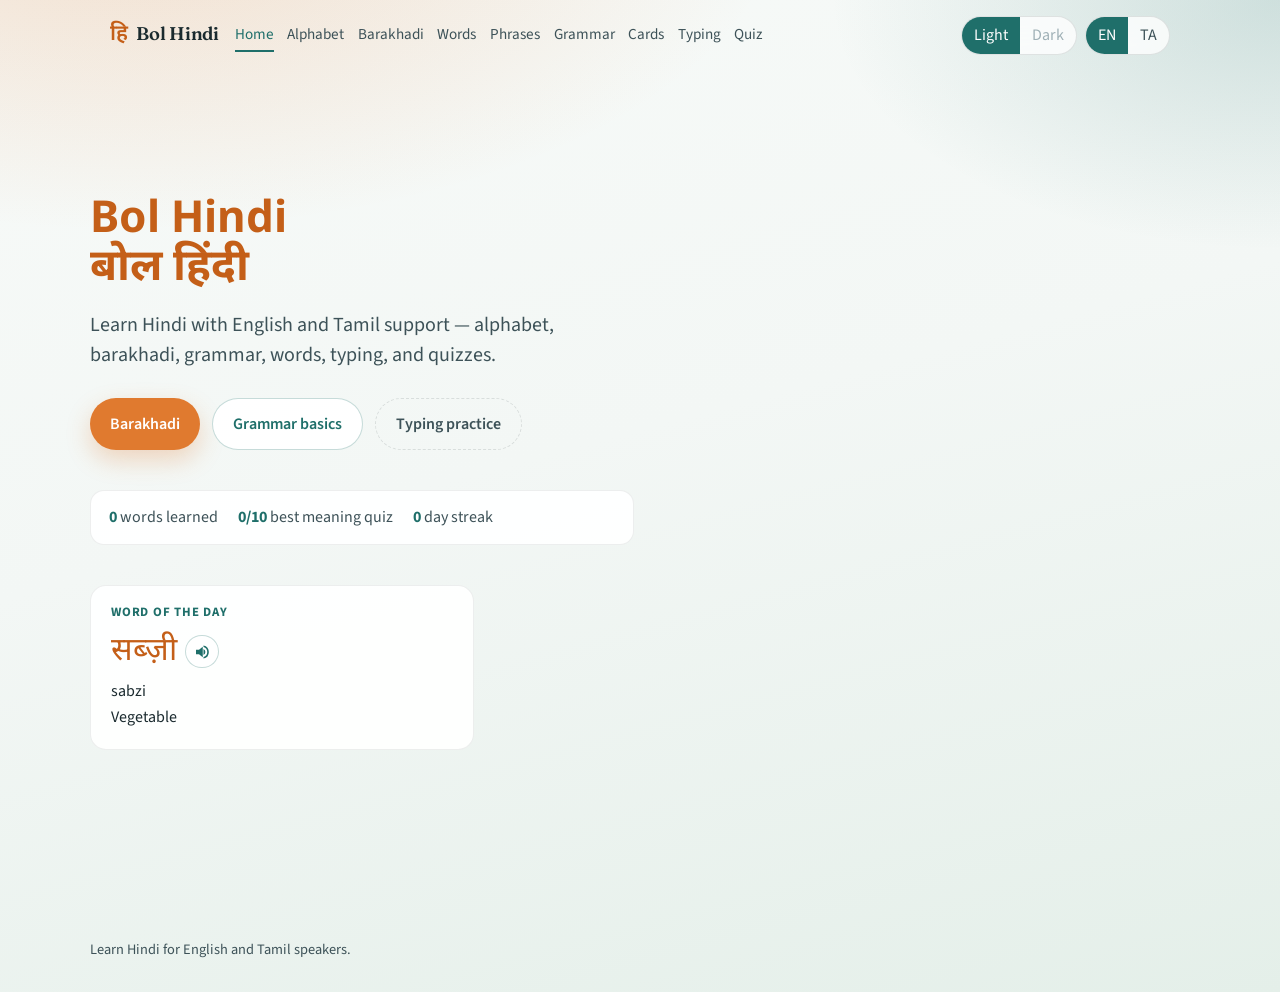
<file: index.html>
﻿<!DOCTYPE html>
<html lang="en">
  <head>
    <meta charset="UTF-8" />
    <meta name="viewport" content="width=device-width, initial-scale=1" />
    <meta name="theme-color" content="#1f6f6a" />
    <meta name="description" content="Learn Hindi for English and Tamil speakers" />
    <link rel="manifest" href="manifest.webmanifest" />
    <title>Bol Hindi — Learn Hindi (EN + TA)</title>
    <link rel="preconnect" href="https://fonts.googleapis.com" />
    <link rel="preconnect" href="https://fonts.gstatic.com" crossorigin />
    <link
      href="https://fonts.googleapis.com/css2?family=Fraunces:opsz,wght@9..144,600;9..144,700&family=Noto+Sans+Devanagari:wght@400;600;700&family=Noto+Sans+Tamil:wght@400;600;700&family=Source+Sans+3:wght@400;600;700&display=swap"
      rel="stylesheet"
    />
    <script src="js/theme.js"></script>
    <link rel="stylesheet" href="css/styles.css" />
  </head>
  <body>
    <header class="site-header"></header>

    <main class="page hero">
      <h1 class="hero-brand">
        <span data-i18n="heroTitle">Bol Hindi</span>
        <span data-i18n="heroHindi">बोल हिंदी</span>
      </h1>
      <p class="hero-lead" data-i18n="heroLead">
        Learn Hindi with English and Tamil support — alphabet, barakhadi, grammar, words, typing, and quizzes.
      </p>
      <div class="cta-row">
        <a class="btn btn-primary" href="barakhadi.html" data-i18n="ctaBarakhadi">Barakhadi</a>
        <a class="btn btn-secondary" href="grammar.html" data-i18n="ctaGrammar">Grammar basics</a>
        <a class="btn btn-ghost" href="typing.html" data-i18n="ctaTyping">Typing practice</a>
      </div>
      <div id="home-progress" class="progress-strip" hidden></div>
      <div id="word-of-day" class="word-of-day" hidden></div>
    </main>

    <footer class="site-footer">
      <p data-i18n="footer">Learn Hindi for English and Tamil speakers.</p>
    </footer>

    <script src="js/i18n.js"></script>
    <script src="js/site.js"></script>
    <script src="js/progress.js"></script>
    <script src="js/data-words.js"></script>
    <script src="js/home.js"></script>
  </body>
</html>
</file>
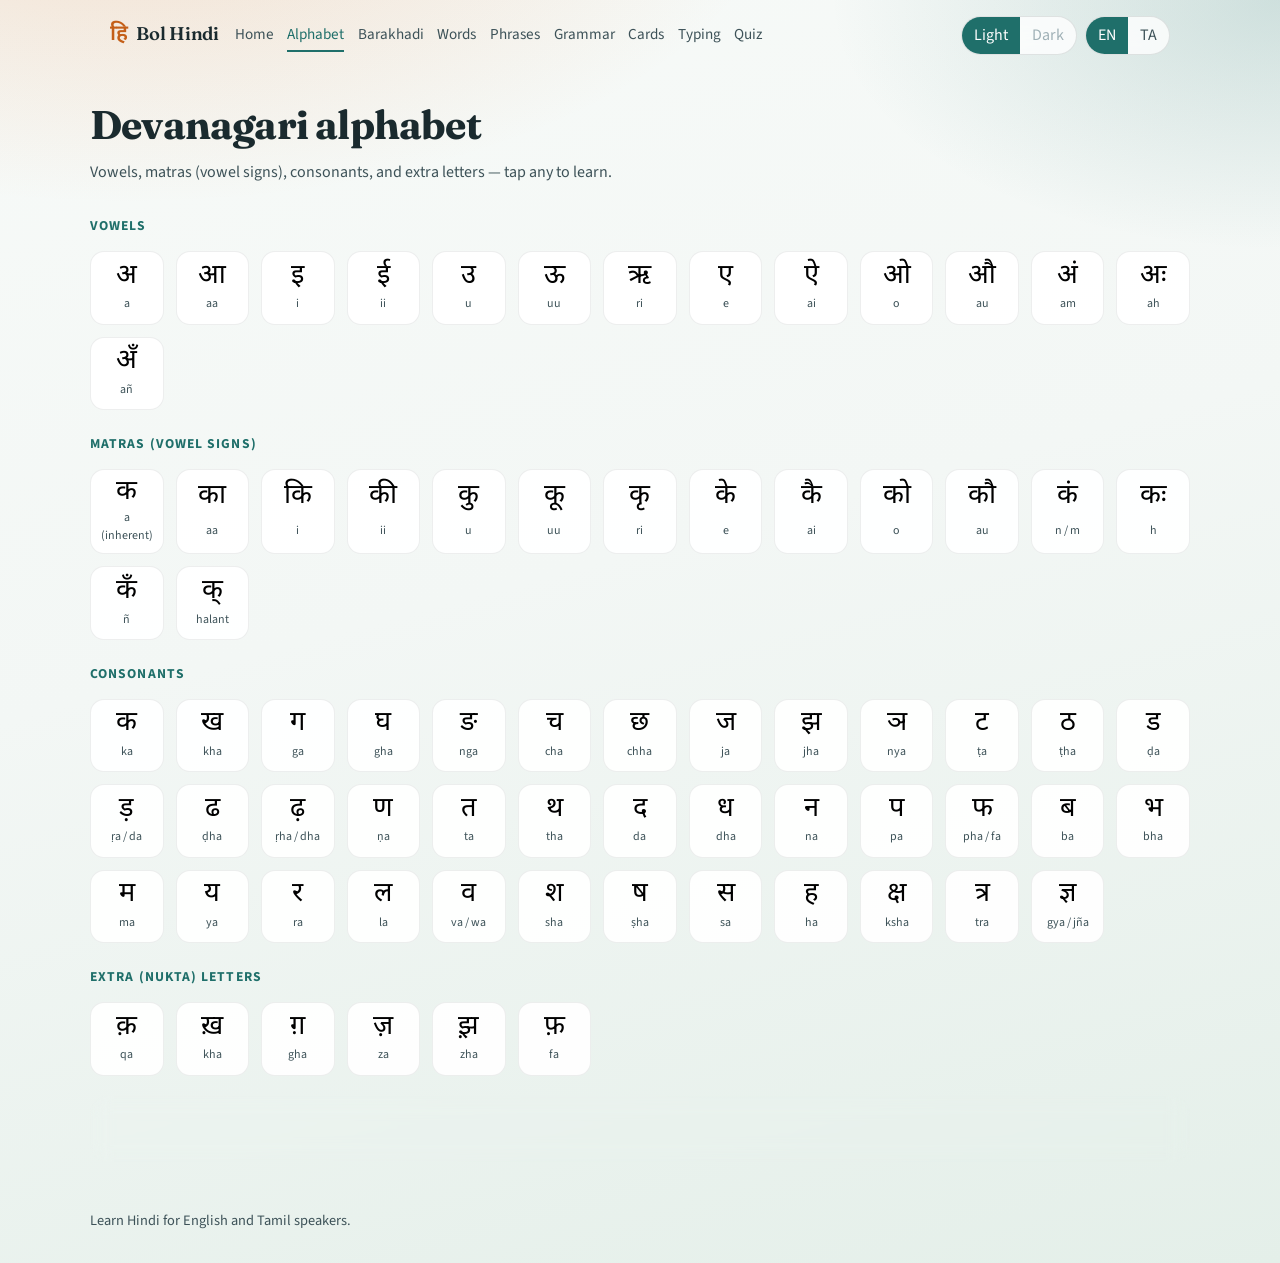
<file: alphabet.html>
﻿<!DOCTYPE html>
<html lang="en">
  <head>
    <meta charset="UTF-8" />
    <meta name="viewport" content="width=device-width, initial-scale=1" />
    <meta name="theme-color" content="#1f6f6a" />
    <link rel="manifest" href="manifest.webmanifest" />
    <title>Alphabet — Bol Hindi</title>
    <link rel="preconnect" href="https://fonts.googleapis.com" />
    <link rel="preconnect" href="https://fonts.gstatic.com" crossorigin />
    <link
      href="https://fonts.googleapis.com/css2?family=Fraunces:opsz,wght@9..144,600;9..144,700&family=Noto+Sans+Devanagari:wght@400;600;700&family=Noto+Sans+Tamil:wght@400;600;700&family=Source+Sans+3:wght@400;600;700&display=swap"
      rel="stylesheet"
    />
    <script src="js/theme.js"></script>
    <link rel="stylesheet" href="css/styles.css" />
  </head>
  <body>
    <header class="site-header"></header>

    <main class="page">
      <div class="section-head">
        <div>
          <h1 data-i18n="alphabetTitle">Devanagari alphabet</h1>
          <p data-i18n="alphabetLead">Tap a letter to see pronunciation tips in your language.</p>
        </div>
      </div>

      <div id="alphabet-grid" class="grid alphabet-grid" aria-live="polite"></div>
      <section id="letter-detail" class="panel detail" hidden></section>
    </main>

    <footer class="site-footer">
      <p data-i18n="footer">Learn Hindi for English and Tamil speakers.</p>
    </footer>

    <script src="js/i18n.js"></script>
    <script src="js/site.js"></script>
    <script src="js/data-alphabet.js"></script>
    <script src="js/alphabet.js"></script>
  </body>
</html>
</file>
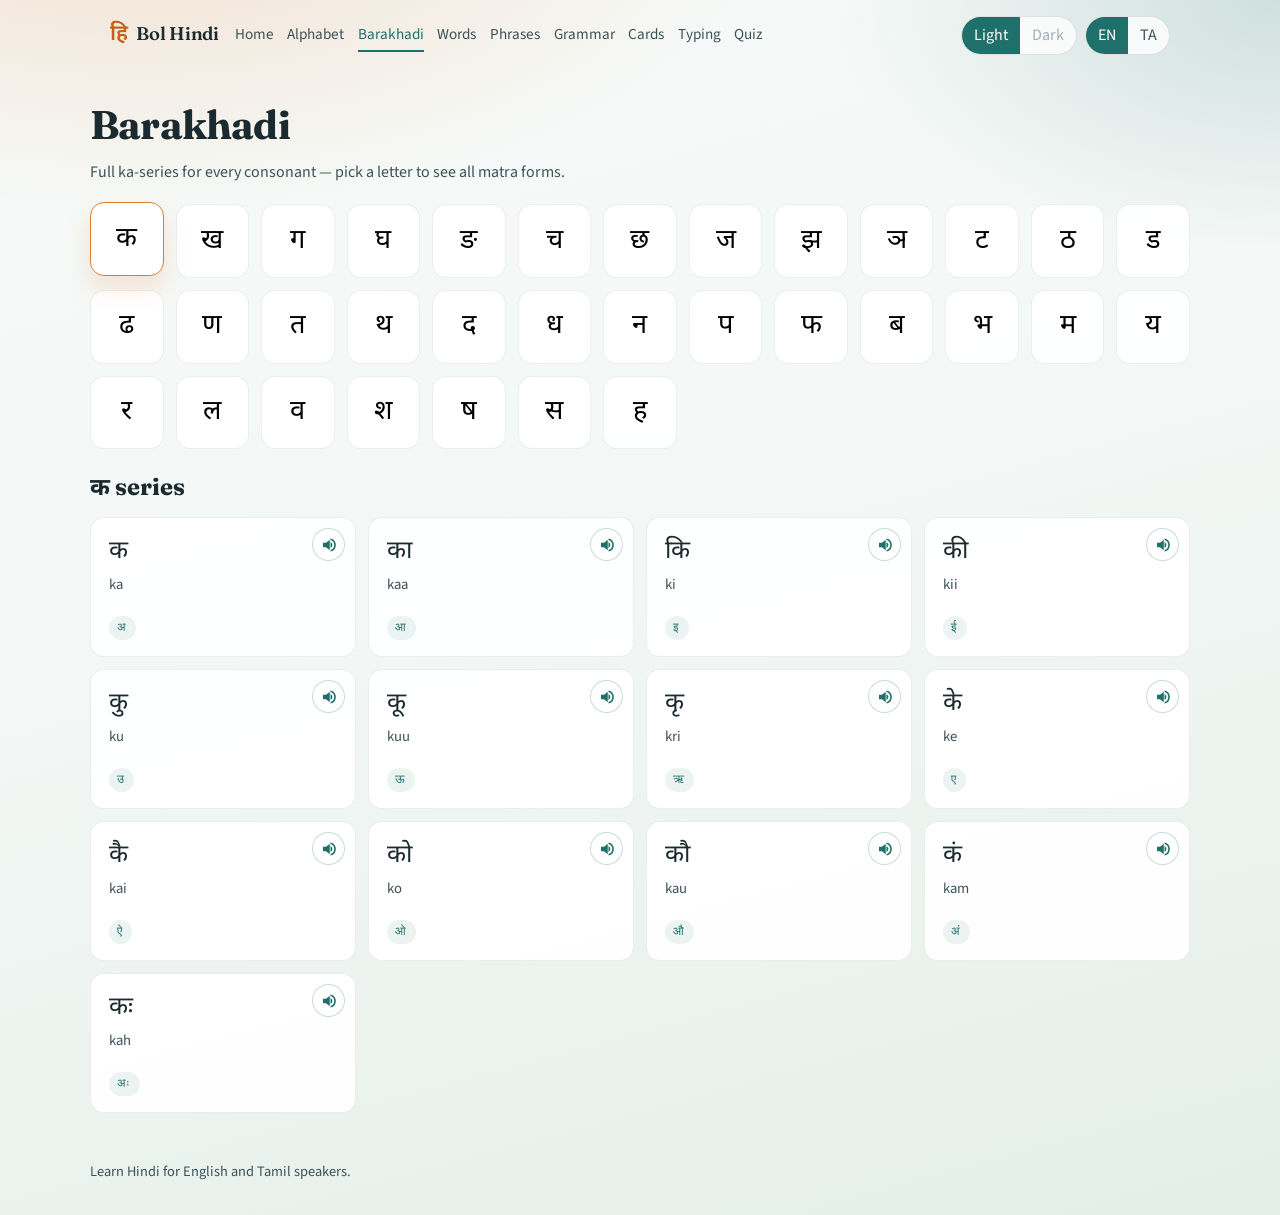
<file: barakhadi.html>
﻿<!DOCTYPE html>
<html lang="en">
  <head>
    <meta charset="UTF-8" />
    <meta name="viewport" content="width=device-width, initial-scale=1" />
    <meta name="theme-color" content="#1f6f6a" />
    <link rel="manifest" href="manifest.webmanifest" />
    <title>Barakhadi — Bol Hindi</title>
    <link rel="preconnect" href="https://fonts.googleapis.com" />
    <link rel="preconnect" href="https://fonts.gstatic.com" crossorigin />
    <link
      href="https://fonts.googleapis.com/css2?family=Fraunces:opsz,wght@9..144,600;9..144,700&family=Noto+Sans+Devanagari:wght@400;600;700&family=Noto+Sans+Tamil:wght@400;600;700&family=Source+Sans+3:wght@400;600;700&display=swap"
      rel="stylesheet"
    />
    <script src="js/theme.js"></script>
    <link rel="stylesheet" href="css/styles.css" />
  </head>
  <body>
    <header class="site-header"></header>

    <main class="page">
      <div class="section-head">
        <div>
          <h1 data-i18n="barakhadiTitle">Barakhadi</h1>
          <p data-i18n="barakhadiLead">Full ka-series for every consonant — pick a letter to see all matra forms.</p>
        </div>
      </div>
      <div id="barakhadi-picker" class="grid alphabet-grid barakhadi-picker"></div>
      <h2 id="barakhadi-current" class="barakhadi-heading"></h2>
      <div id="barakhadi-grid" class="grid words-grid"></div>
    </main>

    <footer class="site-footer">
      <p data-i18n="footer">Learn Hindi for English and Tamil speakers.</p>
    </footer>

    <script src="js/i18n.js"></script>
    <script src="js/site.js"></script>
    <script src="js/data-barakhadi.js"></script>
    <script src="js/barakhadi.js"></script>
  </body>
</html>
</file>
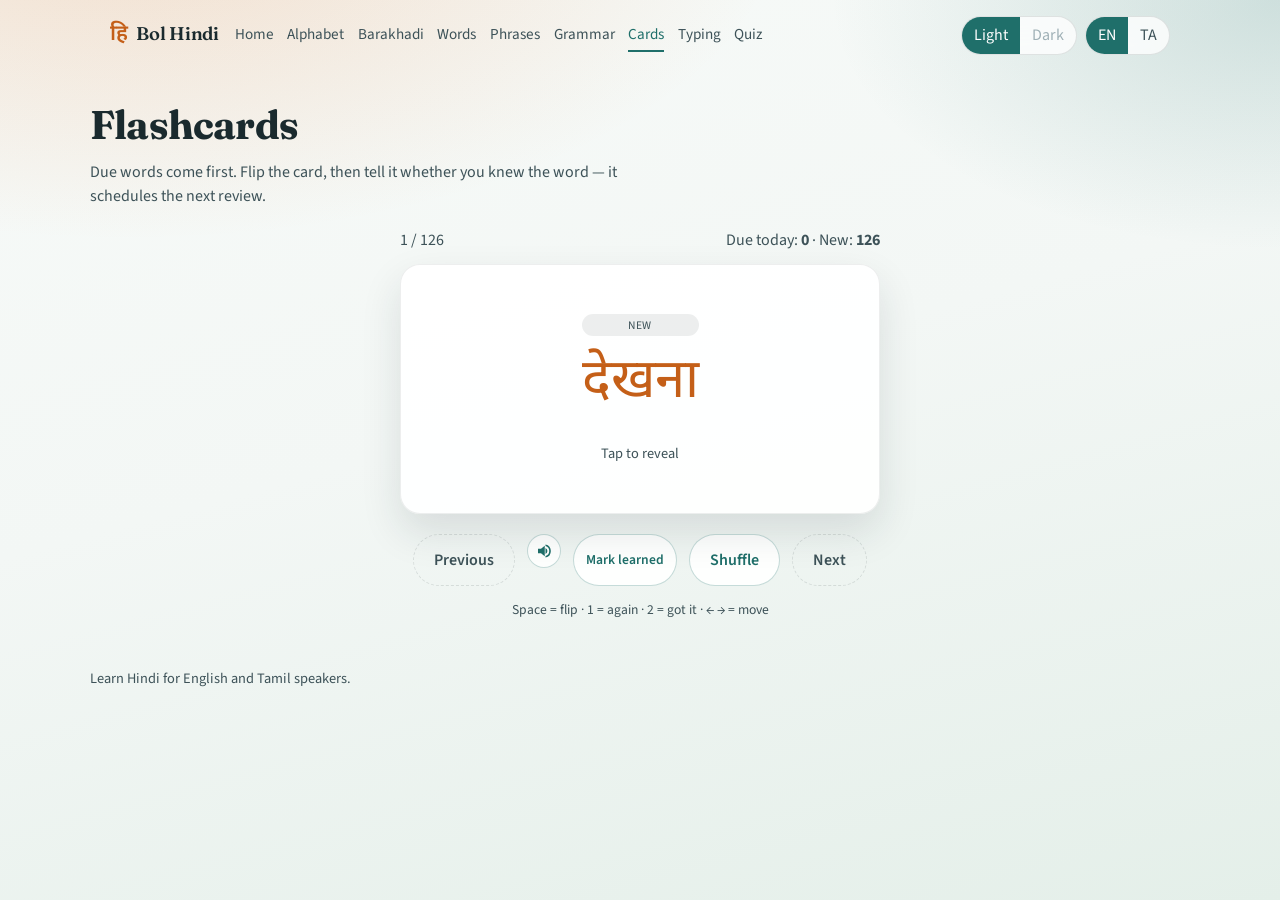
<file: flashcards.html>
﻿<!DOCTYPE html>
<html lang="en">
  <head>
    <meta charset="UTF-8" />
    <meta name="viewport" content="width=device-width, initial-scale=1" />
    <meta name="theme-color" content="#1f6f6a" />
    <link rel="manifest" href="manifest.webmanifest" />
    <title>Flashcards — Bol Hindi</title>
    <link rel="preconnect" href="https://fonts.googleapis.com" />
    <link rel="preconnect" href="https://fonts.gstatic.com" crossorigin />
    <link
      href="https://fonts.googleapis.com/css2?family=Fraunces:opsz,wght@9..144,600;9..144,700&family=Noto+Sans+Devanagari:wght@400;600;700&family=Noto+Sans+Tamil:wght@400;600;700&family=Source+Sans+3:wght@400;600;700&display=swap"
      rel="stylesheet"
    />
    <script src="js/theme.js"></script>
    <link rel="stylesheet" href="css/styles.css" />
  </head>
  <body>
    <header class="site-header"></header>

    <main class="page">
      <div class="section-head">
        <div>
          <h1 data-i18n="flashTitle">Flashcards</h1>
          <p data-i18n="flashLead">Tap the card to flip. Mark words you know.</p>
        </div>
      </div>
      <section id="flash-root" class="flash-shell" aria-live="polite"></section>
    </main>

    <footer class="site-footer">
      <p data-i18n="footer">Learn Hindi for English and Tamil speakers.</p>
    </footer>

    <script src="js/i18n.js"></script>
    <script src="js/site.js"></script>
    <script src="js/progress.js"></script>
    <script src="js/data-words.js"></script>
    <script src="js/flashcards.js"></script>
  </body>
</html>
</file>
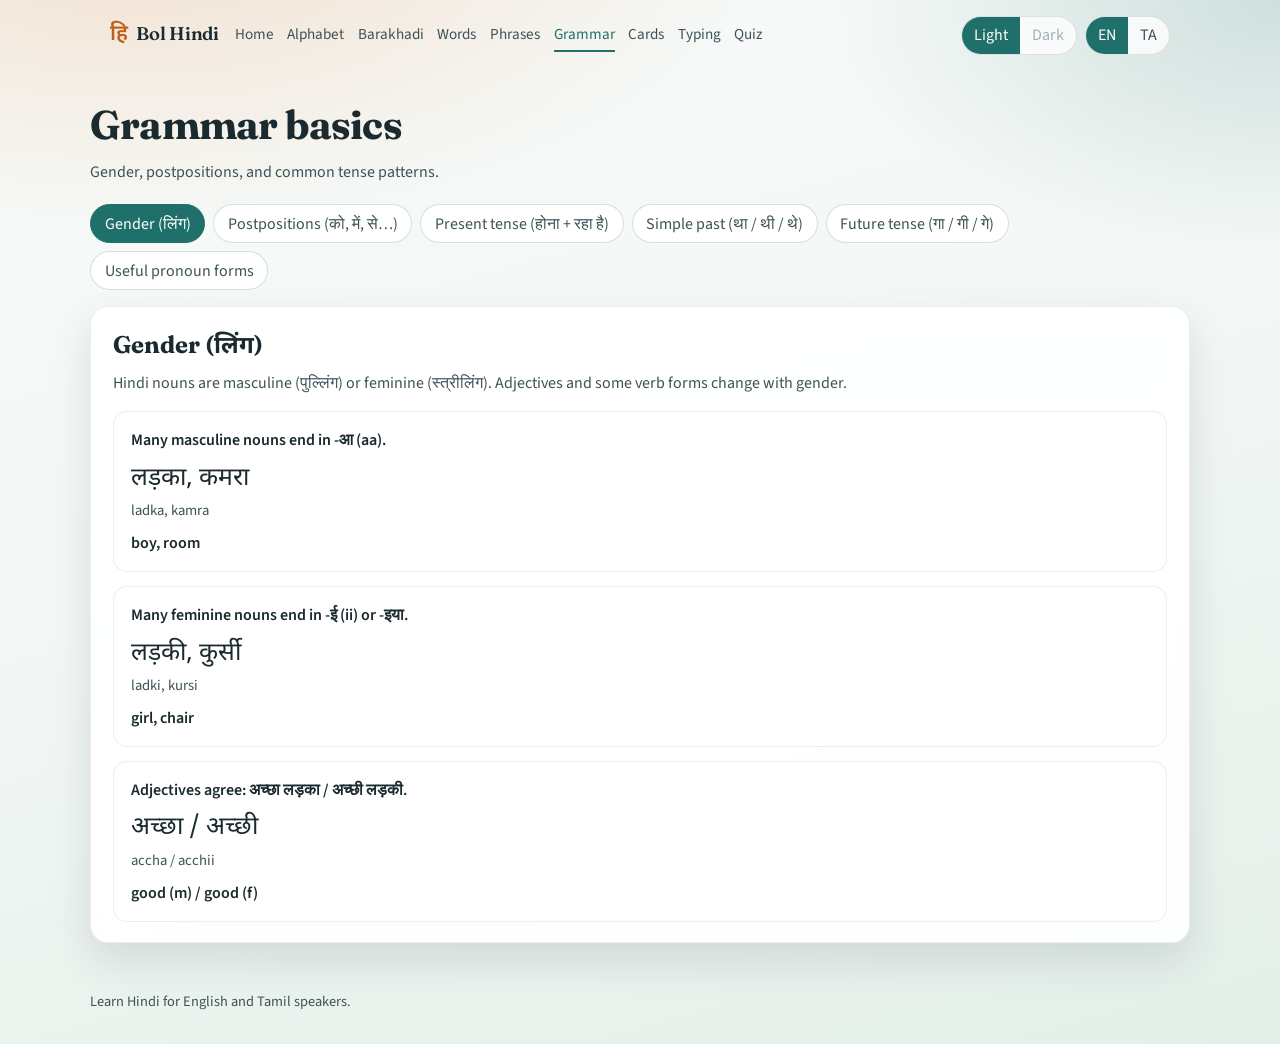
<file: grammar.html>
﻿<!DOCTYPE html>
<html lang="en">
  <head>
    <meta charset="UTF-8" />
    <meta name="viewport" content="width=device-width, initial-scale=1" />
    <meta name="theme-color" content="#1f6f6a" />
    <link rel="manifest" href="manifest.webmanifest" />
    <title>Grammar — Bol Hindi</title>
    <link rel="preconnect" href="https://fonts.googleapis.com" />
    <link rel="preconnect" href="https://fonts.gstatic.com" crossorigin />
    <link
      href="https://fonts.googleapis.com/css2?family=Fraunces:opsz,wght@9..144,600;9..144,700&family=Noto+Sans+Devanagari:wght@400;600;700&family=Noto+Sans+Tamil:wght@400;600;700&family=Source+Sans+3:wght@400;600;700&display=swap"
      rel="stylesheet"
    />
    <script src="js/theme.js"></script>
    <link rel="stylesheet" href="css/styles.css" />
  </head>
  <body>
    <header class="site-header"></header>

    <main class="page">
      <div class="section-head">
        <div>
          <h1 data-i18n="grammarTitle">Grammar basics</h1>
          <p data-i18n="grammarLead">Gender, postpositions, and common tense patterns.</p>
        </div>
      </div>
      <div id="grammar-list" class="filters"></div>
      <section id="grammar-detail" class="panel detail grammar-detail"></section>
    </main>

    <footer class="site-footer">
      <p data-i18n="footer">Learn Hindi for English and Tamil speakers.</p>
    </footer>

    <script src="js/i18n.js"></script>
    <script src="js/site.js"></script>
    <script src="js/data-grammar.js"></script>
    <script src="js/grammar.js"></script>
  </body>
</html>
</file>
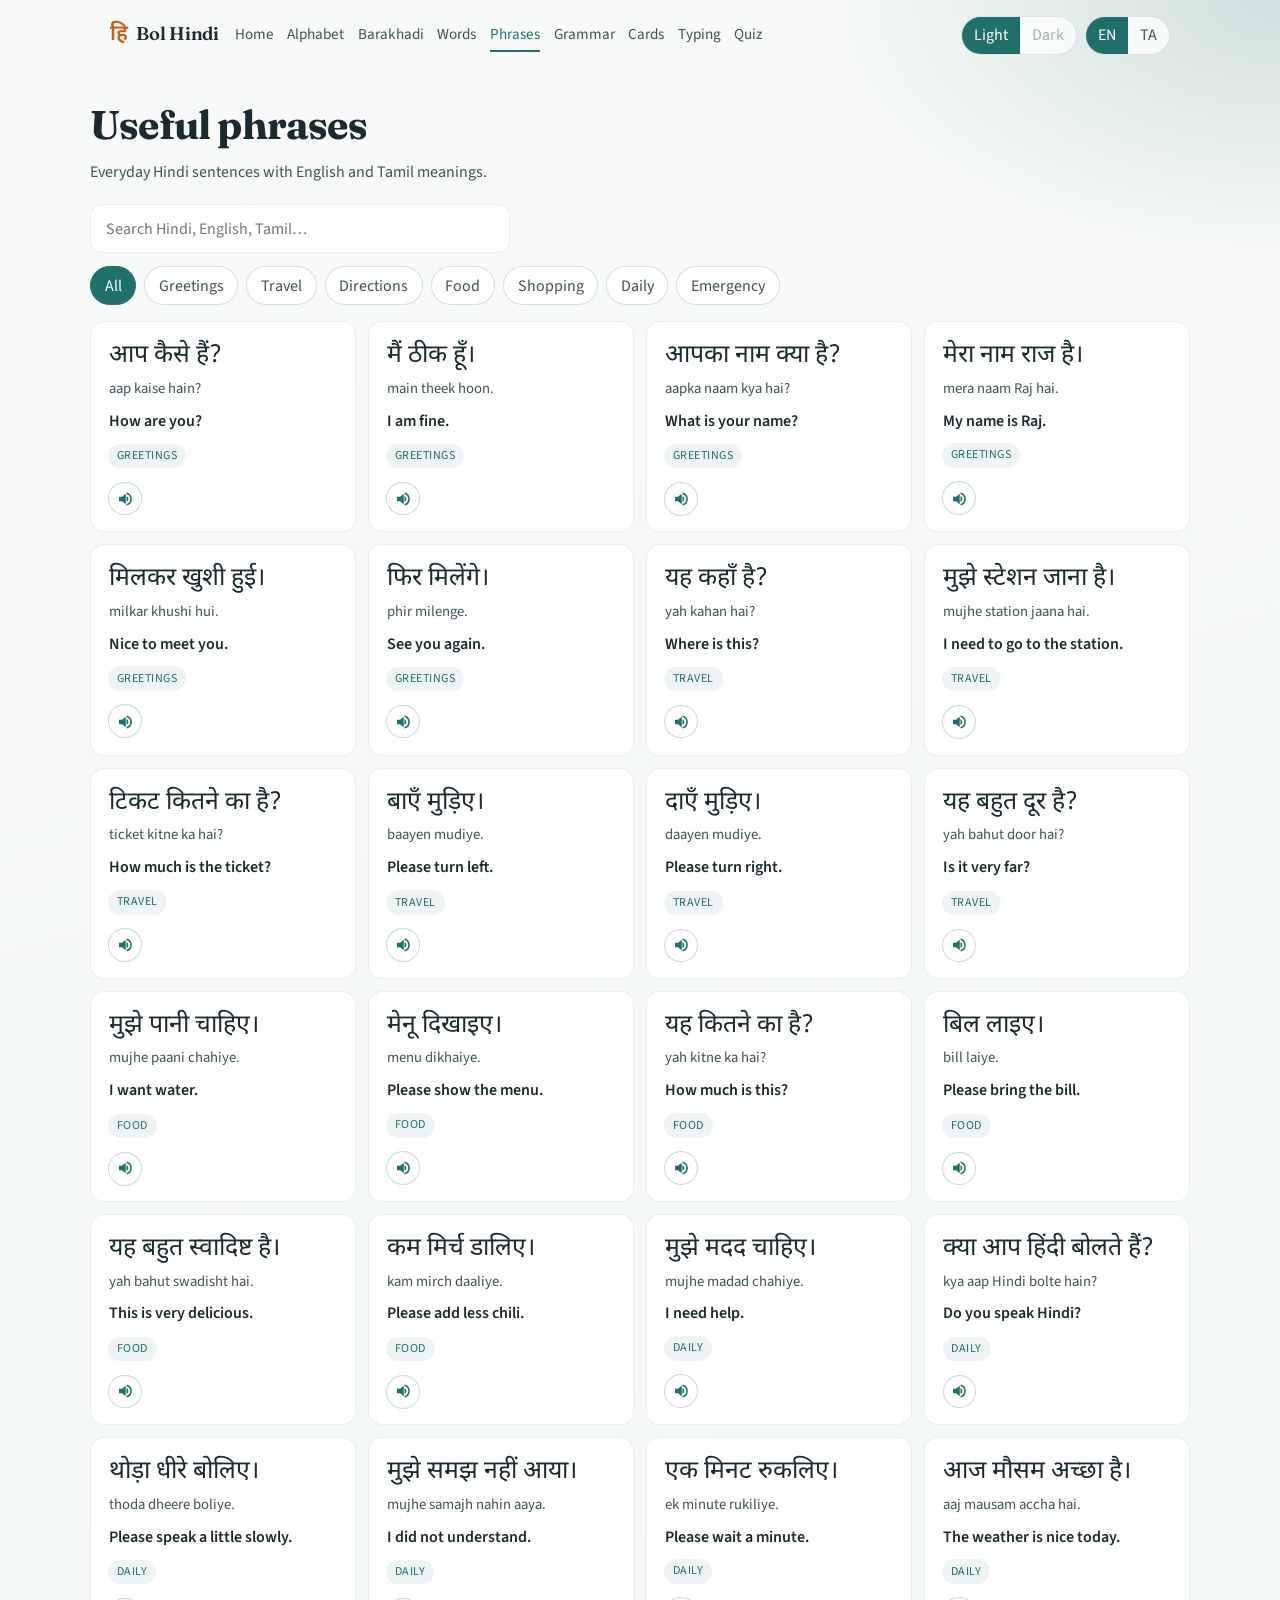
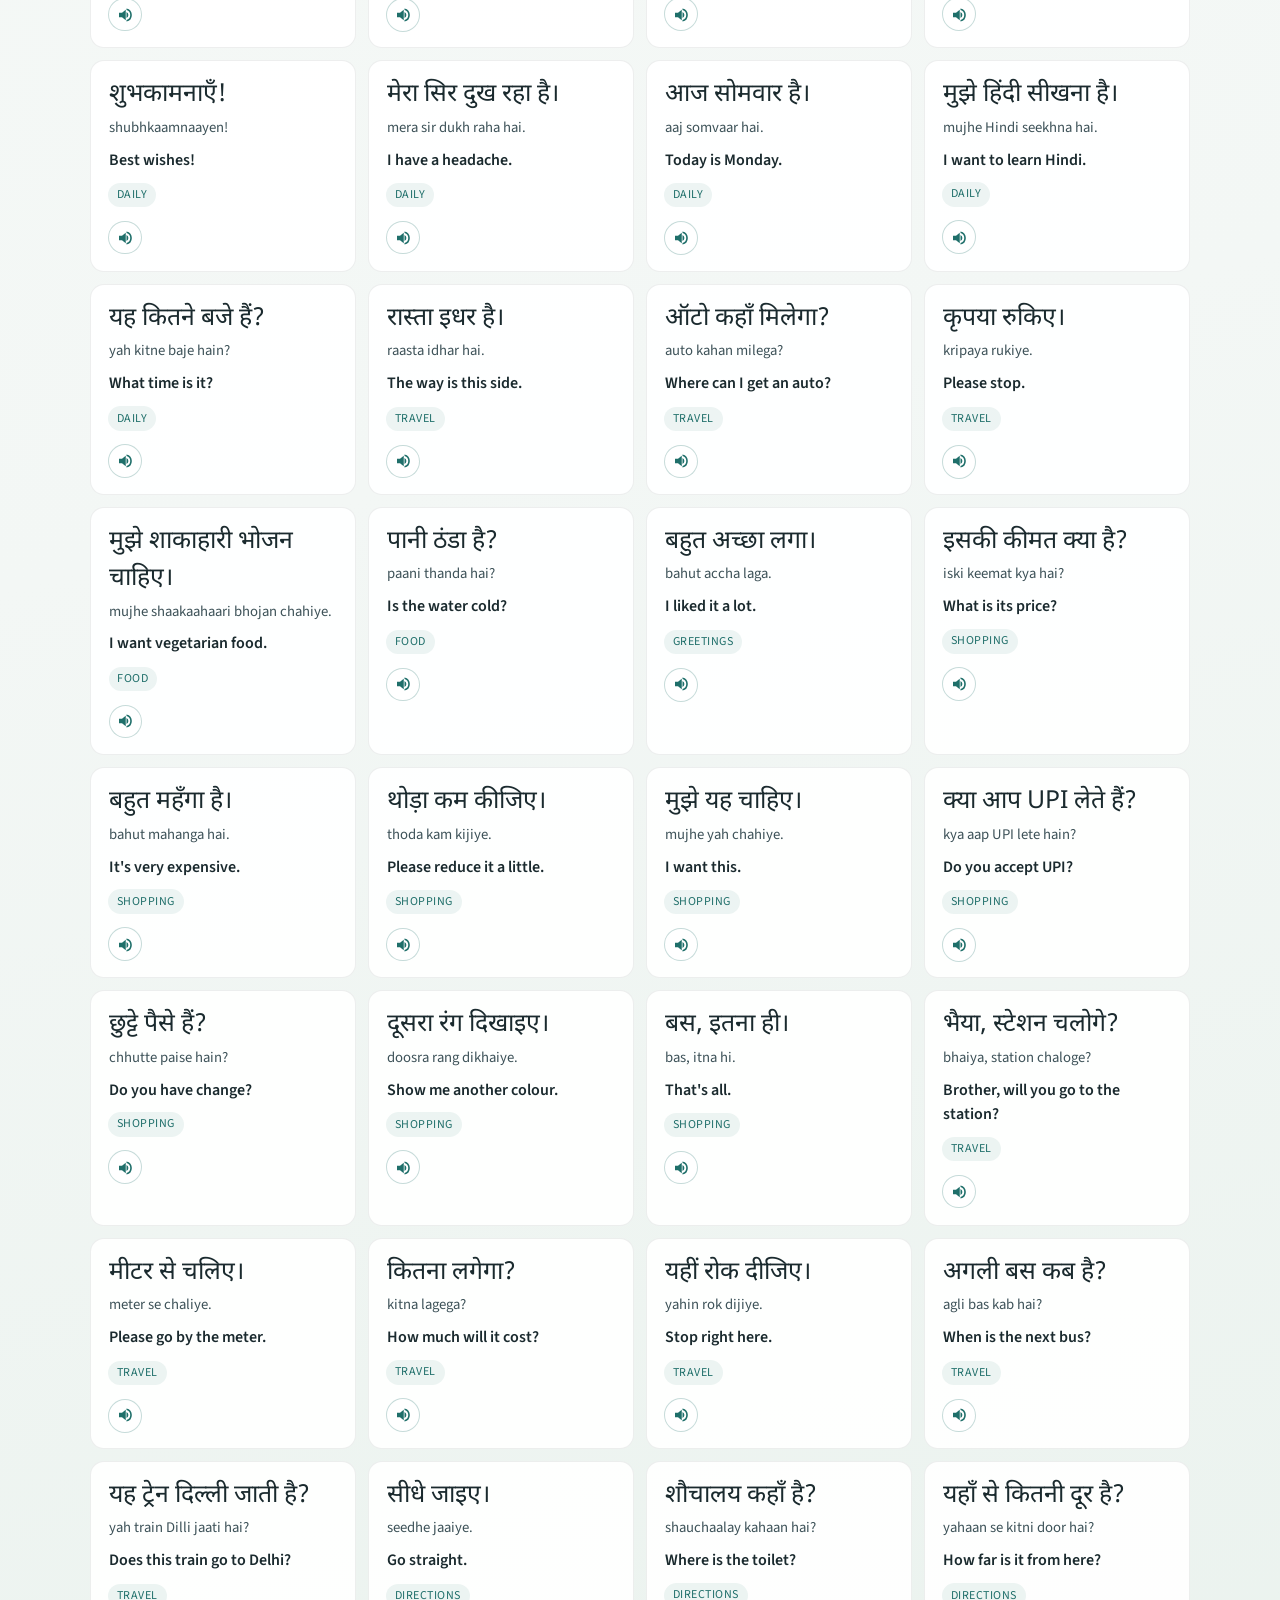
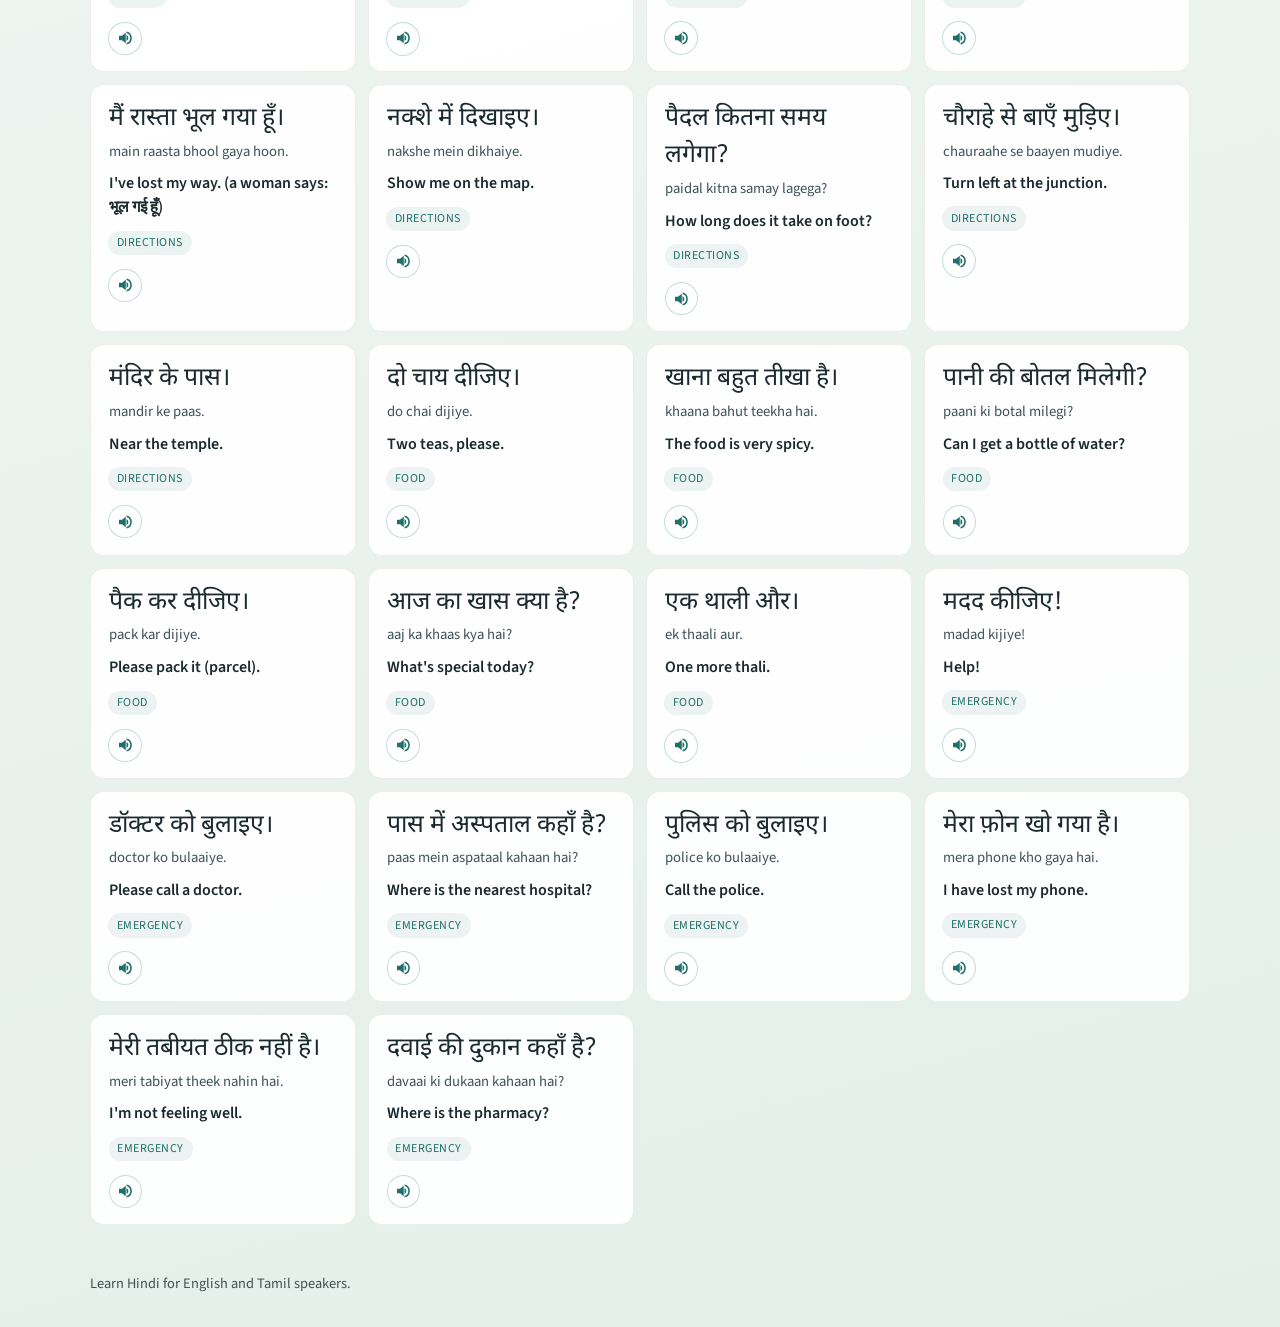
<file: phrases.html>
﻿<!DOCTYPE html>
<html lang="en">
  <head>
    <meta charset="UTF-8" />
    <meta name="viewport" content="width=device-width, initial-scale=1" />
    <meta name="theme-color" content="#1f6f6a" />
    <link rel="manifest" href="manifest.webmanifest" />
    <title>Phrases — Bol Hindi</title>
    <link rel="preconnect" href="https://fonts.googleapis.com" />
    <link rel="preconnect" href="https://fonts.gstatic.com" crossorigin />
    <link
      href="https://fonts.googleapis.com/css2?family=Fraunces:opsz,wght@9..144,600;9..144,700&family=Noto+Sans+Devanagari:wght@400;600;700&family=Noto+Sans+Tamil:wght@400;600;700&family=Source+Sans+3:wght@400;600;700&display=swap"
      rel="stylesheet"
    />
    <script src="js/theme.js"></script>
    <link rel="stylesheet" href="css/styles.css" />
  </head>
  <body>
    <header class="site-header"></header>

    <main class="page">
      <div class="section-head">
        <div>
          <h1 data-i18n="phrasesTitle">Useful phrases</h1>
          <p data-i18n="phrasesLead">Everyday Hindi sentences with English and Tamil meanings.</p>
        </div>
      </div>

      <label class="search-wrap">
        <span class="visually-hidden" data-i18n="searchPlaceholder">Search</span>
        <input id="phrase-search" class="search-input" type="search" autocomplete="off" />
      </label>
      <div id="phrase-filters" class="filters" role="group" aria-label="Filters"></div>
      <div id="phrases-grid" class="grid words-grid"></div>
    </main>

    <footer class="site-footer">
      <p data-i18n="footer">Learn Hindi for English and Tamil speakers.</p>
    </footer>

    <script src="js/i18n.js"></script>
    <script src="js/site.js"></script>
    <script src="js/data-phrases.js"></script>
    <script src="js/phrases.js"></script>
  </body>
</html>
</file>
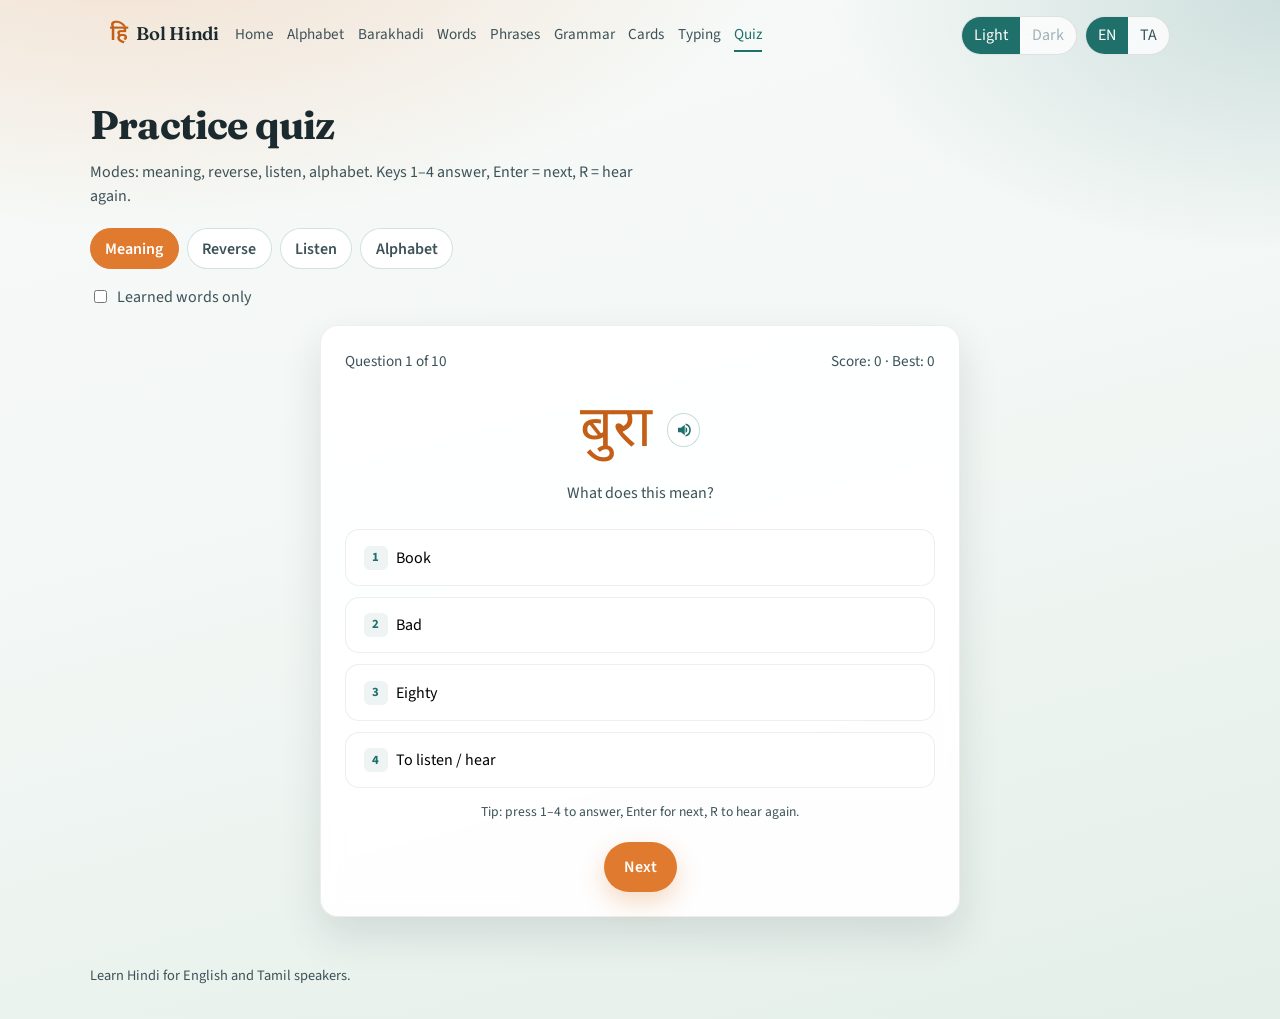
<file: quiz.html>
﻿<!DOCTYPE html>
<html lang="en">
  <head>
    <meta charset="UTF-8" />
    <meta name="viewport" content="width=device-width, initial-scale=1" />
    <meta name="theme-color" content="#1f6f6a" />
    <link rel="manifest" href="manifest.webmanifest" />
    <title>Quiz — Bol Hindi</title>
    <link rel="preconnect" href="https://fonts.googleapis.com" />
    <link rel="preconnect" href="https://fonts.gstatic.com" crossorigin />
    <link
      href="https://fonts.googleapis.com/css2?family=Fraunces:opsz,wght@9..144,600;9..144,700&family=Noto+Sans+Devanagari:wght@400;600;700&family=Noto+Sans+Tamil:wght@400;600;700&family=Source+Sans+3:wght@400;600;700&display=swap"
      rel="stylesheet"
    />
    <script src="js/theme.js"></script>
    <link rel="stylesheet" href="css/styles.css" />
  </head>
  <body>
    <header class="site-header"></header>

    <main class="page">
      <div class="section-head">
        <div>
          <h1 data-i18n="quizTitle">Practice quiz</h1>
          <p data-i18n="quizLead">Modes: meaning, reverse, alphabet. Keys 1–4 answer, Enter = next.</p>
        </div>
      </div>

      <div id="mode-picker" class="mode-picker" role="group" aria-label="Quiz mode"></div>
      <label class="quiz-option">
        <input id="quiz-learned-only" type="checkbox" />
        <span data-i18n="quizLearnedOnly">Learned words only</span>
      </label>
      <section id="quiz-root" class="panel quiz-shell" aria-live="polite"></section>
    </main>

    <footer class="site-footer">
      <p data-i18n="footer">Learn Hindi for English and Tamil speakers.</p>
    </footer>

    <script src="js/i18n.js"></script>
    <script src="js/site.js"></script>
    <script src="js/progress.js"></script>
    <script src="js/data-words.js"></script>
    <script src="js/data-alphabet.js"></script>
    <script src="js/quiz.js"></script>
  </body>
</html>
</file>
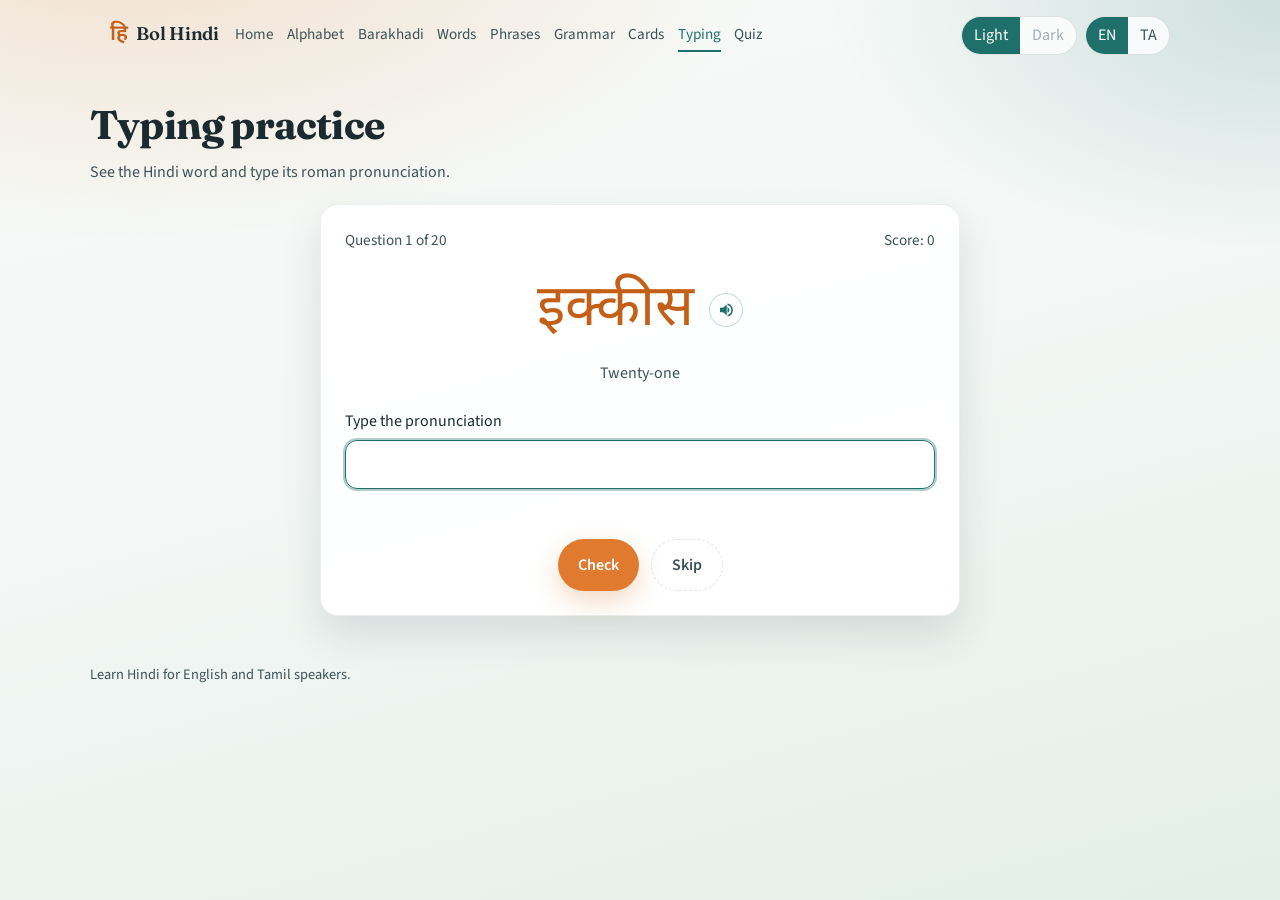
<file: typing.html>
﻿<!DOCTYPE html>
<html lang="en">
  <head>
    <meta charset="UTF-8" />
    <meta name="viewport" content="width=device-width, initial-scale=1" />
    <meta name="theme-color" content="#1f6f6a" />
    <link rel="manifest" href="manifest.webmanifest" />
    <title>Typing — Bol Hindi</title>
    <link rel="preconnect" href="https://fonts.googleapis.com" />
    <link rel="preconnect" href="https://fonts.gstatic.com" crossorigin />
    <link
      href="https://fonts.googleapis.com/css2?family=Fraunces:opsz,wght@9..144,600;9..144,700&family=Noto+Sans+Devanagari:wght@400;600;700&family=Noto+Sans+Tamil:wght@400;600;700&family=Source+Sans+3:wght@400;600;700&display=swap"
      rel="stylesheet"
    />
    <script src="js/theme.js"></script>
    <link rel="stylesheet" href="css/styles.css" />
  </head>
  <body>
    <header class="site-header"></header>

    <main class="page">
      <div class="section-head">
        <div>
          <h1 data-i18n="typingTitle">Typing practice</h1>
          <p data-i18n="typingLead">See the Hindi word and type its roman pronunciation.</p>
        </div>
      </div>
      <section id="typing-root" class="panel quiz-shell"></section>
    </main>

    <footer class="site-footer">
      <p data-i18n="footer">Learn Hindi for English and Tamil speakers.</p>
    </footer>

    <script src="js/i18n.js"></script>
    <script src="js/site.js"></script>
    <script src="js/progress.js"></script>
    <script src="js/data-words.js"></script>
    <script src="js/typing.js"></script>
  </body>
</html>
</file>
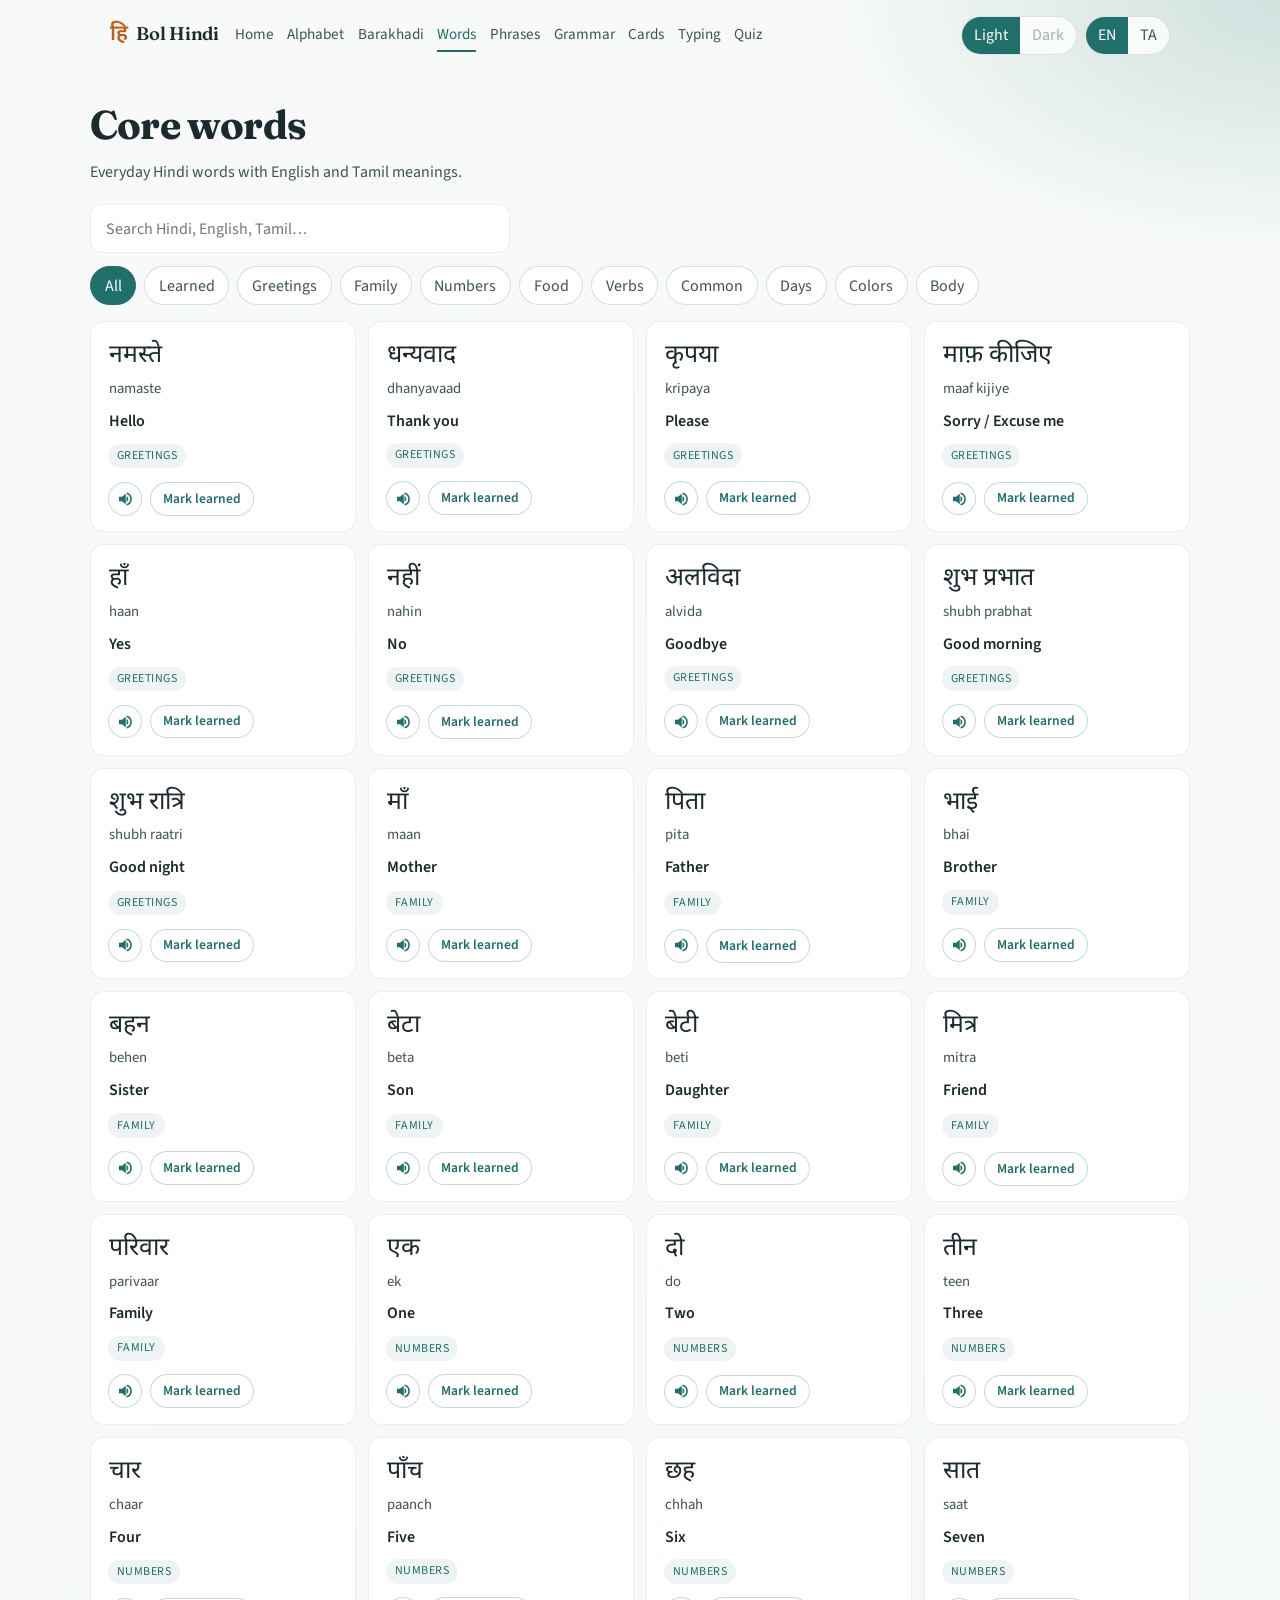
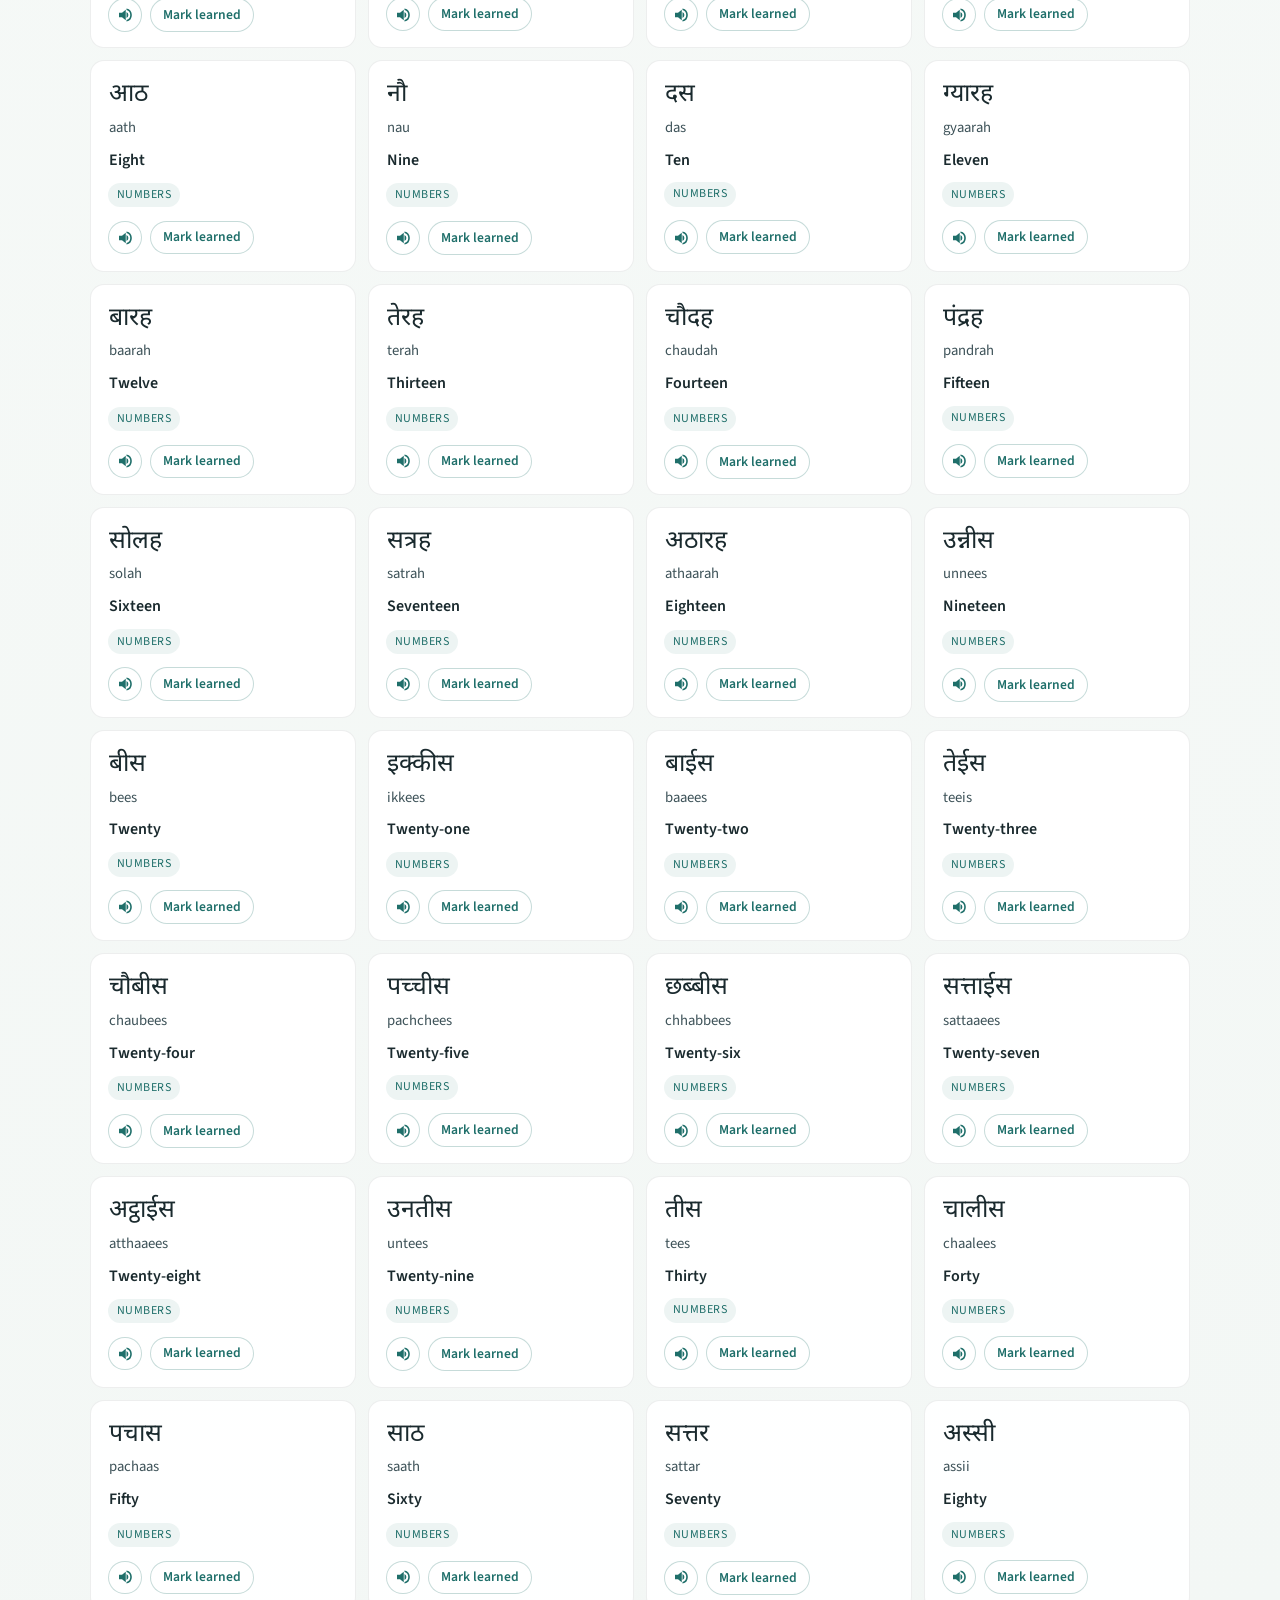
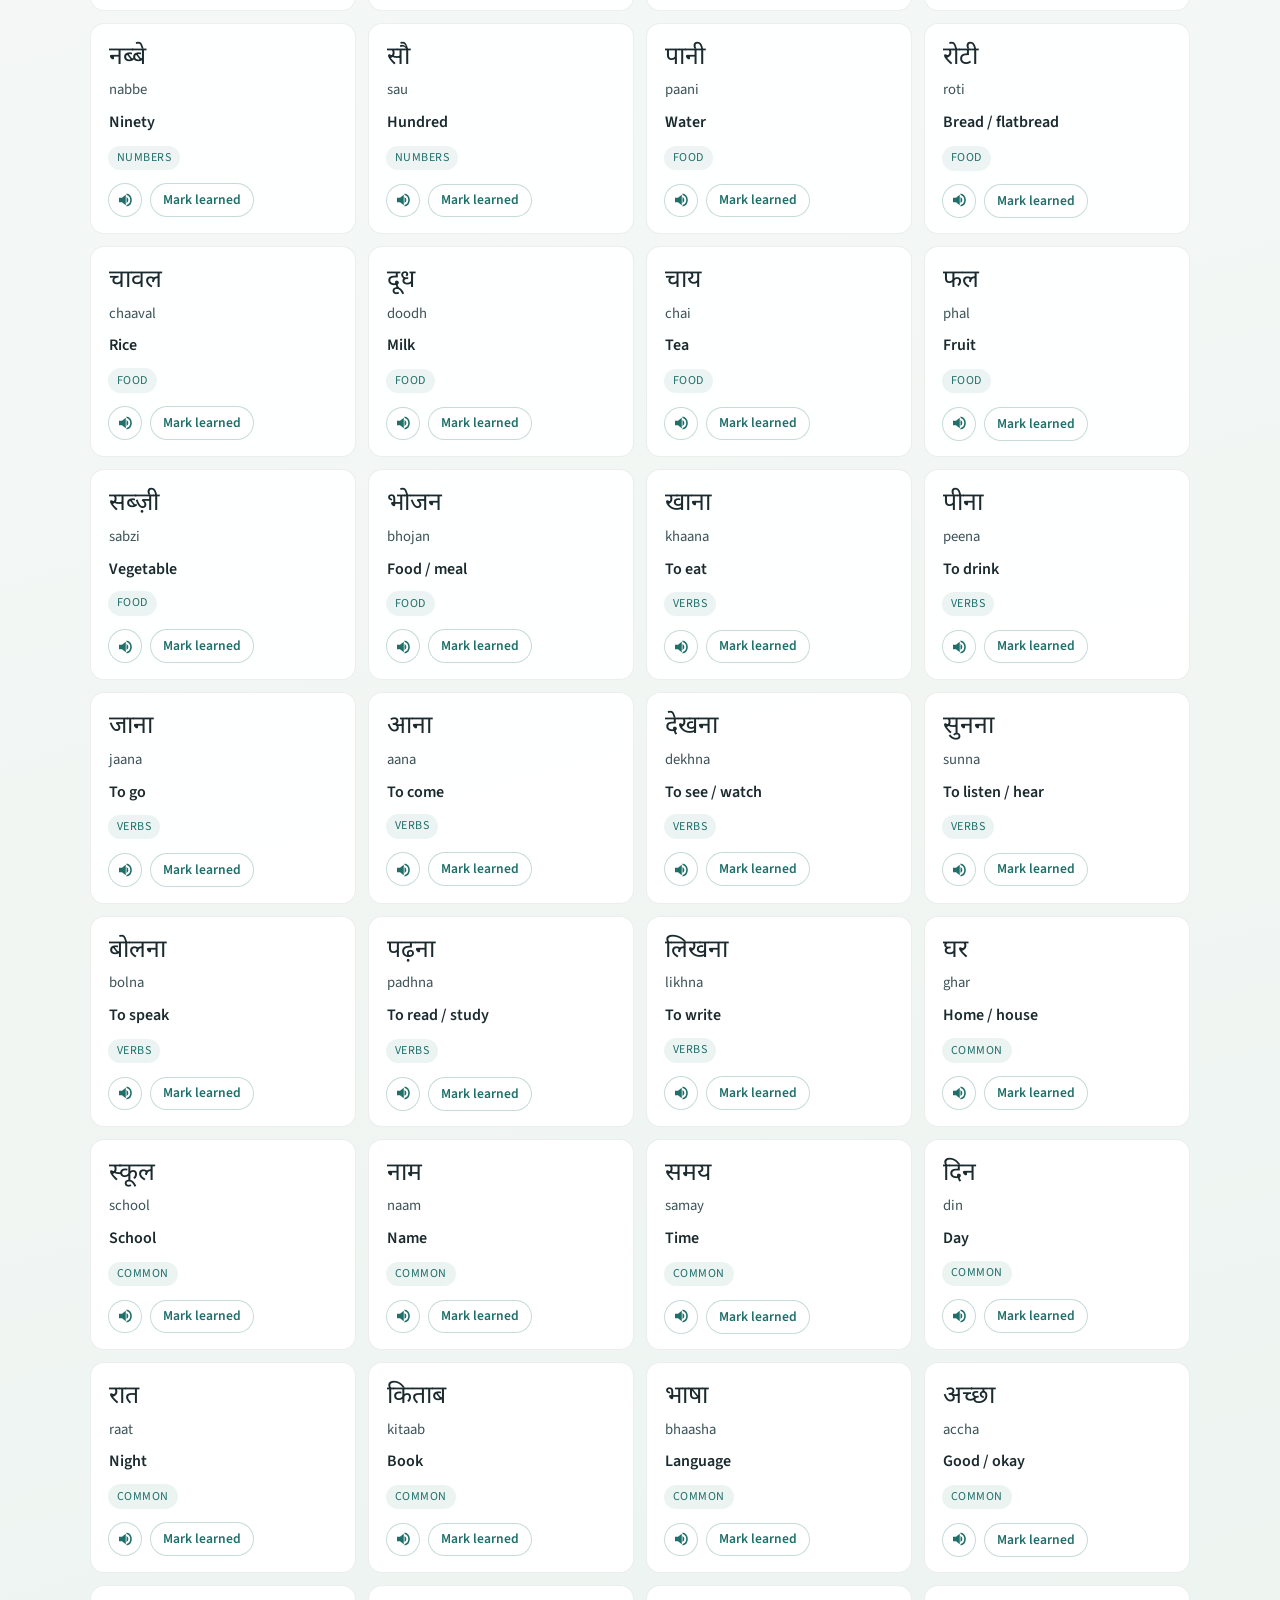
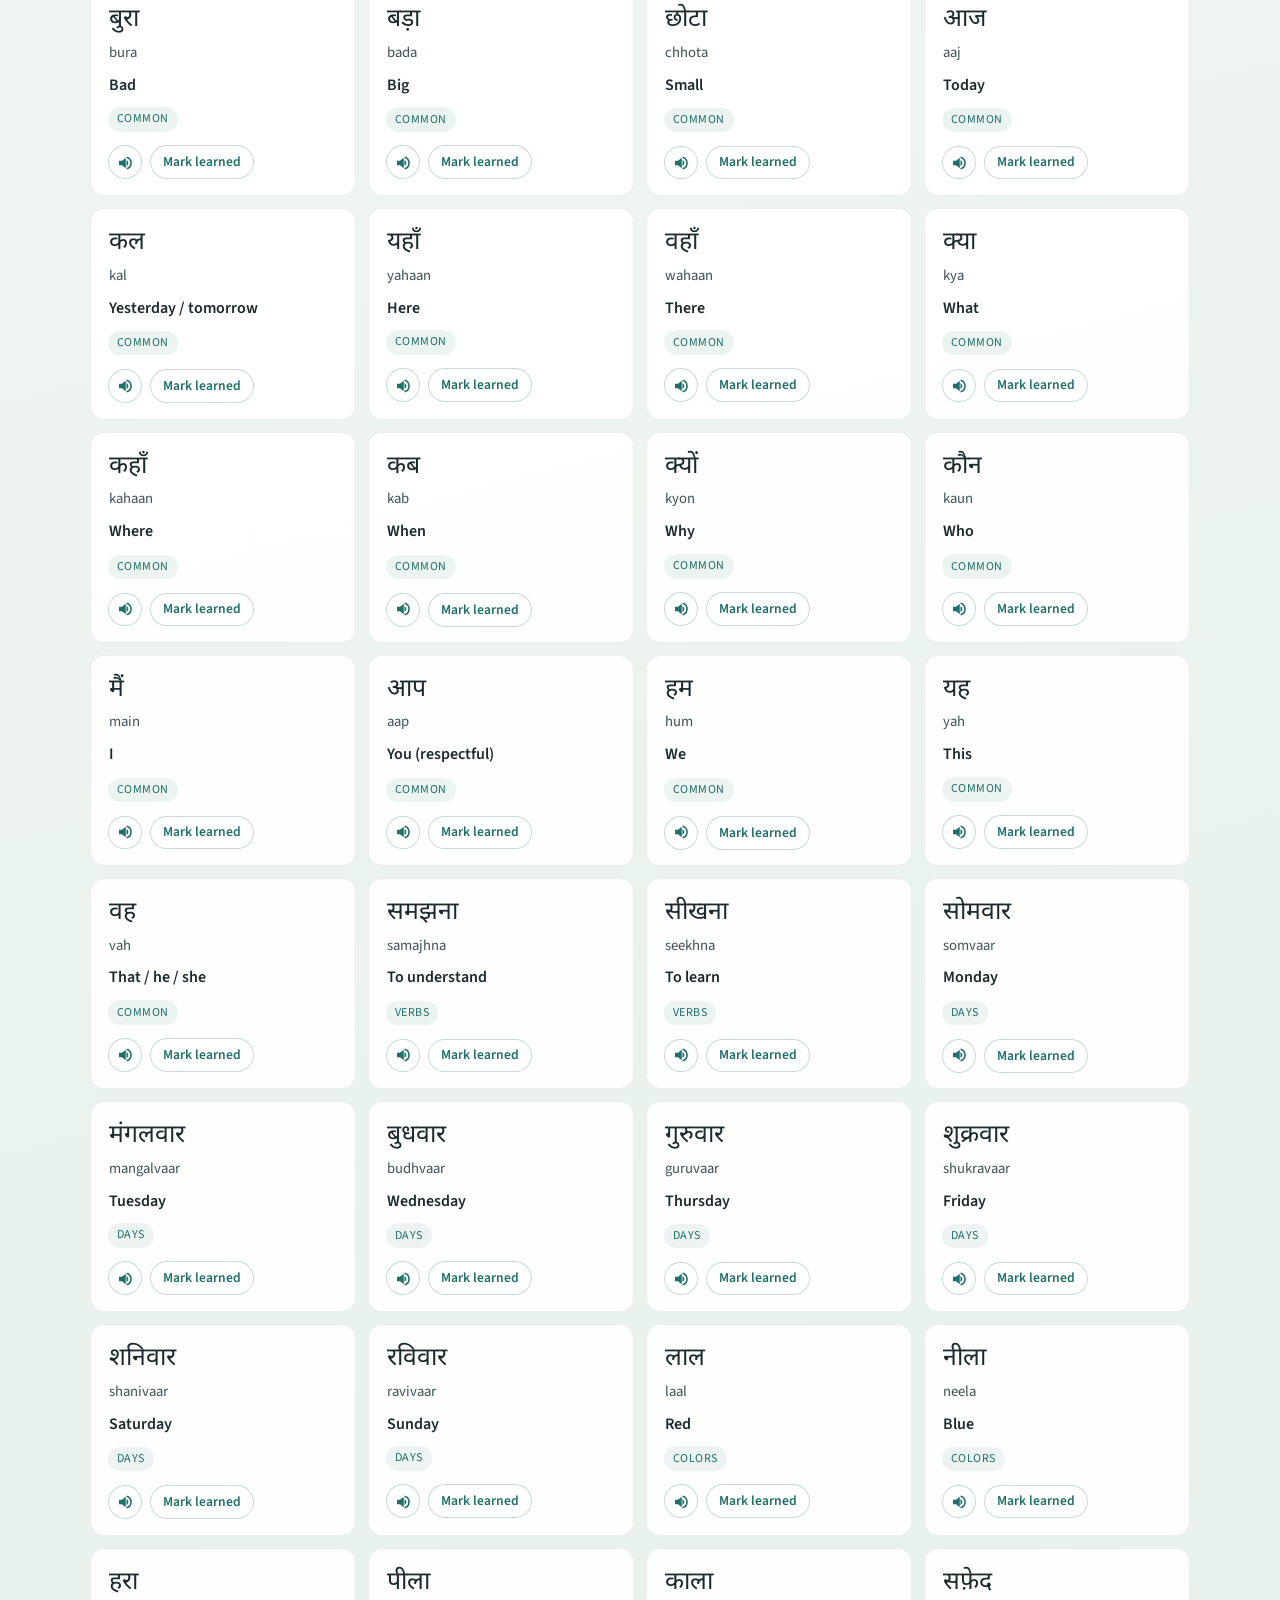
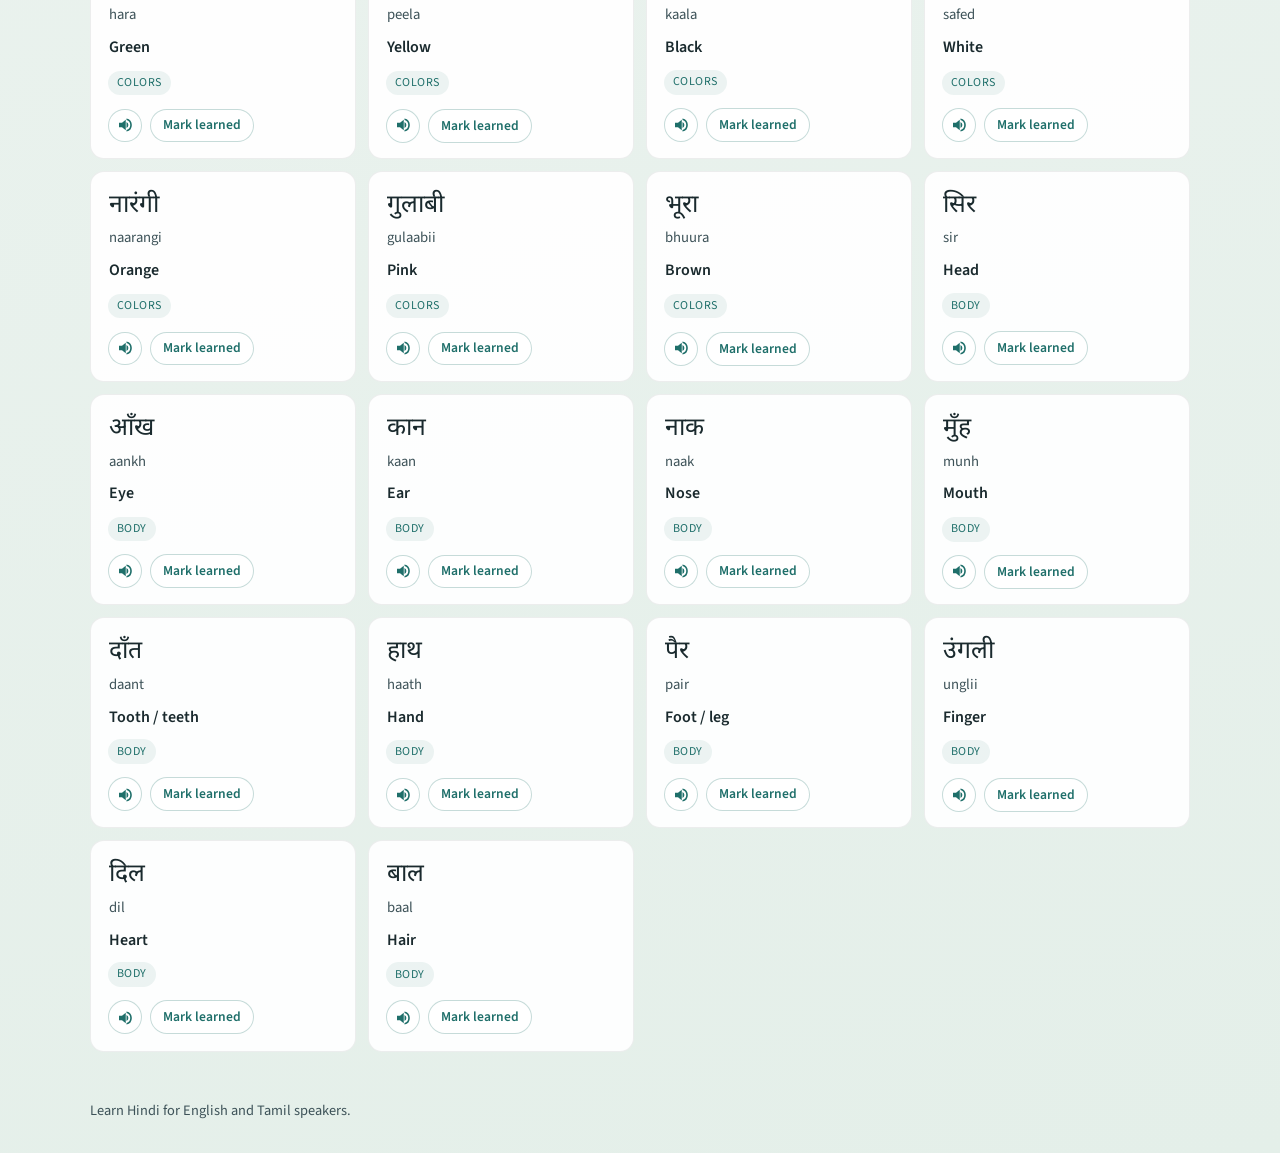
<file: words.html>
﻿<!DOCTYPE html>
<html lang="en">
  <head>
    <meta charset="UTF-8" />
    <meta name="viewport" content="width=device-width, initial-scale=1" />
    <meta name="theme-color" content="#1f6f6a" />
    <link rel="manifest" href="manifest.webmanifest" />
    <title>Words — Bol Hindi</title>
    <link rel="preconnect" href="https://fonts.googleapis.com" />
    <link rel="preconnect" href="https://fonts.gstatic.com" crossorigin />
    <link
      href="https://fonts.googleapis.com/css2?family=Fraunces:opsz,wght@9..144,600;9..144,700&family=Noto+Sans+Devanagari:wght@400;600;700&family=Noto+Sans+Tamil:wght@400;600;700&family=Source+Sans+3:wght@400;600;700&display=swap"
      rel="stylesheet"
    />
    <script src="js/theme.js"></script>
    <link rel="stylesheet" href="css/styles.css" />
  </head>
  <body>
    <header class="site-header"></header>

    <main class="page">
      <div class="section-head">
        <div>
          <h1 data-i18n="wordsTitle">Core words</h1>
          <p data-i18n="wordsLead">About fifty everyday Hindi words with English and Tamil meanings.</p>
        </div>
      </div>

      <label class="search-wrap">
        <span class="visually-hidden" data-i18n="searchPlaceholder">Search</span>
        <input id="word-search" class="search-input" type="search" autocomplete="off" />
      </label>
      <div id="word-filters" class="filters" role="group" aria-label="Filters"></div>
      <div id="words-grid" class="grid words-grid"></div>
    </main>

    <footer class="site-footer">
      <p data-i18n="footer">Learn Hindi for English and Tamil speakers.</p>
    </footer>

    <script src="js/i18n.js"></script>
    <script src="js/site.js"></script>
    <script src="js/progress.js"></script>
    <script src="js/data-words.js"></script>
    <script src="js/words.js"></script>
  </body>
</html>
</file>
<file: css/styles.css>
﻿:root,
[data-theme="light"] {
  --ink: #1a2a2e;
  --ink-soft: #3d5258;
  --paper: #f3f7f5;
  --paper-deep: #e4efe9;
  --saffron: #e07a2f;
  --saffron-deep: #c45f18;
  --teal: #1f6f6a;
  --teal-soft: #2a8a83;
  --mist: rgba(31, 111, 106, 0.08);
  --shadow: 0 18px 40px rgba(26, 42, 46, 0.12);
  --surface: rgba(255, 255, 255, 0.78);
  --surface-strong: rgba(255, 255, 255, 0.92);
  --border: rgba(26, 42, 46, 0.12);
  --border-soft: rgba(26, 42, 46, 0.08);
  --glow-a: rgba(224, 122, 47, 0.22);
  --glow-b: rgba(31, 111, 106, 0.18);
  --bg-top: #f7faf8;
  --radius: 18px;
  --font-ui: "Source Sans 3", "Noto Sans Tamil", system-ui, sans-serif;
  --font-display: "Fraunces", "Noto Sans Devanagari", Georgia, serif;
  --font-hindi: "Noto Sans Devanagari", "Source Sans 3", sans-serif;
  --font-tamil: "Noto Sans Tamil", "Source Sans 3", sans-serif;
  color-scheme: light;
}

[data-theme="dark"] {
  --ink: #e7eef0;
  --ink-soft: #9fb0b6;
  --paper: #12181a;
  --paper-deep: #0b1012;
  --saffron: #e8924a;
  --saffron-deep: #f0a45c;
  --teal: #4ec4bc;
  --teal-soft: #6ad4cd;
  --mist: rgba(78, 196, 188, 0.14);
  --shadow: 0 18px 40px rgba(0, 0, 0, 0.45);
  --surface: rgba(22, 30, 33, 0.9);
  --surface-strong: rgba(28, 38, 42, 0.96);
  --border: rgba(231, 238, 240, 0.14);
  --border-soft: rgba(231, 238, 240, 0.08);
  --glow-a: rgba(232, 146, 74, 0.18);
  --glow-b: rgba(78, 196, 188, 0.14);
  --bg-top: #101618;
  color-scheme: dark;
}

*,
*::before,
*::after {
  box-sizing: border-box;
}

html {
  scroll-behavior: smooth;
}

body {
  margin: 0;
  min-height: 100vh;
  font-family: var(--font-ui);
  color: var(--ink);
  background:
    radial-gradient(1200px 600px at 10% -10%, var(--glow-a), transparent 55%),
    radial-gradient(900px 500px at 100% 0%, var(--glow-b), transparent 50%),
    linear-gradient(165deg, var(--bg-top) 0%, var(--paper) 45%, var(--paper-deep) 100%);
  line-height: 1.5;
  transition: background 0.25s ease, color 0.25s ease;
}

img {
  max-width: 100%;
}

a {
  color: inherit;
  text-decoration: none;
}

button,
input,
select {
  font: inherit;
}

.site-header {
  display: flex;
  align-items: center;
  justify-content: space-between;
  flex-wrap: wrap;
  gap: 0.75rem 1rem;
  padding: 1rem 1.25rem;
  max-width: 1100px;
  margin: 0 auto;
  position: relative;
}

.nav-toggle {
  display: none;
  border: 1px solid var(--border);
  background: var(--surface-strong);
  color: var(--ink);
  border-radius: 999px;
  padding: 0.4rem 0.85rem;
  cursor: pointer;
  font-weight: 600;
}

.header-controls {
  display: inline-flex;
  align-items: center;
  gap: 0.5rem;
  margin-left: auto;
}

.brand {
  display: flex;
  align-items: baseline;
  gap: 0.55rem;
  font-family: var(--font-display);
  font-weight: 600;
  letter-spacing: -0.02em;
}

.brand-mark {
  font-family: var(--font-hindi);
  color: var(--saffron-deep);
  font-size: 1.35rem;
}

.brand-name {
  font-size: 1.15rem;
}

.nav-links {
  display: flex;
  flex-wrap: wrap;
  gap: 0.35rem 0.85rem;
  font-size: 0.95rem;
}

.nav-links a {
  color: var(--ink-soft);
  padding: 0.25rem 0;
  border-bottom: 2px solid transparent;
  transition: color 0.2s ease, border-color 0.2s ease;
}

.nav-links a:hover,
.nav-links a[aria-current="page"] {
  color: var(--teal);
  border-bottom-color: var(--teal);
}

.lang-toggle,
.theme-toggle {
  display: inline-flex;
  border: 1px solid var(--border);
  border-radius: 999px;
  overflow: hidden;
  background: var(--surface);
  backdrop-filter: blur(8px);
}

.theme-toggle button,
.lang-toggle button {
  border: 0;
  background: transparent;
  padding: 0.4rem 0.75rem;
  cursor: pointer;
  color: var(--ink-soft);
  transition: background 0.2s ease, color 0.2s ease;
}

.theme-toggle button[aria-pressed="true"],
.lang-toggle button[aria-pressed="true"] {
  background: var(--teal);
  color: #fff;
}

.page {
  width: min(1100px, calc(100% - 2rem));
  margin: 0 auto 3rem;
}

.hero {
  min-height: calc(100vh - 5rem);
  display: grid;
  align-content: center;
  gap: 1.25rem;
  padding: 2rem 0 3rem;
  animation: rise 0.7s ease both;
}

.hero-brand {
  font-family: var(--font-display);
  font-size: clamp(2.8rem, 8vw, 5rem);
  line-height: 0.95;
  letter-spacing: -0.03em;
  margin: 0;
}

.hero-brand span {
  display: block;
  font-family: var(--font-hindi);
  color: var(--saffron-deep);
  font-size: 0.55em;
  margin-top: 0.35rem;
  letter-spacing: 0;
}

.hero-lead {
  max-width: 34rem;
  font-size: clamp(1.05rem, 2.4vw, 1.25rem);
  color: var(--ink-soft);
  margin: 0;
}

.cta-row {
  display: flex;
  flex-wrap: wrap;
  gap: 0.75rem;
  margin-top: 0.5rem;
}

.btn {
  display: inline-flex;
  align-items: center;
  justify-content: center;
  gap: 0.4rem;
  padding: 0.8rem 1.25rem;
  border-radius: 999px;
  border: 0;
  cursor: pointer;
  font-weight: 600;
  transition: transform 0.18s ease, background 0.18s ease, box-shadow 0.18s ease;
}

.btn:hover {
  transform: translateY(-1px);
}

.btn:active {
  transform: translateY(0);
}

.btn-primary {
  background: var(--saffron);
  color: #fff;
  box-shadow: 0 10px 24px rgba(224, 122, 47, 0.28);
}

.btn-primary:hover {
  background: var(--saffron-deep);
}

.btn-secondary {
  background: var(--surface-strong);
  color: var(--teal);
  border: 1px solid rgba(31, 111, 106, 0.25);
}

.btn-ghost {
  background: transparent;
  color: var(--ink-soft);
  border: 1px dashed var(--border);
}

.section-head {
  display: flex;
  flex-wrap: wrap;
  align-items: end;
  justify-content: space-between;
  gap: 1rem;
  margin: 1.5rem 0 1.25rem;
  animation: rise 0.55s ease both;
}

.section-head h1 {
  font-family: var(--font-display);
  font-size: clamp(1.8rem, 4vw, 2.5rem);
  margin: 0;
  letter-spacing: -0.02em;
}

.section-head p {
  margin: 0.35rem 0 0;
  color: var(--ink-soft);
  max-width: 36rem;
}

.panel {
  background: var(--surface-strong);
  border: 1px solid var(--border-soft);
  border-radius: var(--radius);
  box-shadow: var(--shadow);
  backdrop-filter: blur(10px);
}

.filters {
  display: flex;
  flex-wrap: wrap;
  gap: 0.5rem;
  margin-bottom: 1rem;
}

.filter-chip {
  border: 1px solid rgba(31, 111, 106, 0.2);
  background: var(--surface-strong);
  color: var(--ink-soft);
  border-radius: 999px;
  padding: 0.4rem 0.85rem;
  cursor: pointer;
  transition: background 0.2s ease, color 0.2s ease, border-color 0.2s ease;
}

.filter-chip[aria-pressed="true"],
.filter-chip:hover {
  background: var(--teal);
  border-color: var(--teal);
  color: #fff;
}

.grid {
  display: grid;
  gap: 0.75rem;
}

.alphabet-grid {
  grid-template-columns: repeat(auto-fill, minmax(4.4rem, 1fr));
}

.letter-card {
  appearance: none;
  border: 1px solid var(--border-soft);
  background: var(--surface-strong);
  border-radius: 14px;
  min-height: 4.6rem;
  padding: 0.55rem;
  cursor: pointer;
  display: grid;
  place-items: center;
  gap: 0.15rem;
  transition: transform 0.18s ease, box-shadow 0.18s ease, border-color 0.18s ease;
}

.letter-card:hover,
.letter-card.is-active {
  transform: translateY(-2px);
  border-color: var(--saffron);
  box-shadow: 0 12px 24px rgba(224, 122, 47, 0.18);
}

.letter-char {
  font-family: var(--font-hindi);
  font-size: 1.7rem;
  line-height: 1;
}

.letter-roman {
  font-size: 0.75rem;
  color: var(--ink-soft);
}

.group-label {
  grid-column: 1 / -1;
  margin: 0.75rem 0 0.15rem;
  font-size: 0.85rem;
  letter-spacing: 0.08em;
  text-transform: uppercase;
  color: var(--teal);
  font-weight: 700;
}

.detail {
  margin-top: 1.25rem;
  padding: 1.25rem 1.35rem;
  animation: fade 0.35s ease both;
}

.detail-char {
  font-family: var(--font-hindi);
  font-size: 3.4rem;
  line-height: 1;
  margin: 0 0 0.35rem;
  color: var(--saffron-deep);
}

.detail-meta {
  display: flex;
  flex-wrap: wrap;
  gap: 0.5rem 1rem;
  color: var(--ink-soft);
  margin-bottom: 0.75rem;
}

.detail-tip {
  margin: 0;
  max-width: 42rem;
}

.words-grid {
  grid-template-columns: repeat(auto-fill, minmax(240px, 1fr));
}

.word-card {
  padding: 1rem 1.1rem;
  border-radius: 14px;
  background: var(--surface-strong);
  border: 1px solid var(--border-soft);
  transition: transform 0.18s ease, box-shadow 0.18s ease;
  animation: rise 0.45s ease both;
}

.word-card:hover {
  transform: translateY(-2px);
  box-shadow: 0 14px 28px rgba(26, 42, 46, 0.1);
}

/* Listen (text-to-speech) button */
.speak-btn {
  display: inline-flex;
  align-items: center;
  justify-content: center;
  width: 2.1rem;
  height: 2.1rem;
  padding: 0;
  border-radius: 999px;
  border: 1px solid rgba(31, 111, 106, 0.25);
  background: var(--surface-strong);
  color: var(--teal);
  cursor: pointer;
  vertical-align: middle;
  font-size: 1rem;
  font-family: var(--font-ui);
  transition: background 0.18s ease, color 0.18s ease, border-color 0.18s ease;
}

.speak-btn:hover,
.speak-btn:focus-visible {
  background: var(--teal);
  color: #fff;
  border-color: var(--teal);
}

.barakhadi-cell {
  position: relative;
}

.speak-btn--corner {
  position: absolute;
  top: 0.6rem;
  right: 0.6rem;
}

/* Hindi pronunciation written in Tamil script */
.ta-pron {
  font-family: var(--font-tamil);
  color: var(--saffron-deep);
  font-size: 0.95rem;
  margin: -0.35rem 0 0.55rem;
}

.ta-legend {
  grid-column: 1 / -1;
  margin: 0;
  padding: 0.6rem 0.9rem;
  border-radius: 12px;
  background: var(--mist);
  color: var(--ink-soft);
  font-family: var(--font-tamil);
  font-size: 0.9rem;
}

.word-hindi {
  font-family: var(--font-hindi);
  font-size: 1.55rem;
  margin: 0;
}

.word-translit {
  color: var(--ink-soft);
  font-size: 0.92rem;
  margin: 0.15rem 0 0.55rem;
}

.word-meaning {
  margin: 0;
  font-weight: 600;
}

.word-meaning.ta {
  font-family: var(--font-tamil);
}

.word-cat {
  display: inline-block;
  margin-top: 0.7rem;
  font-size: 0.75rem;
  letter-spacing: 0.04em;
  text-transform: uppercase;
  color: var(--teal);
  background: var(--mist);
  padding: 0.2rem 0.55rem;
  border-radius: 999px;
}

.quiz-shell {
  max-width: 640px;
  margin: 0 auto;
  padding: 1.5rem;
}

.quiz-progress {
  display: flex;
  justify-content: space-between;
  gap: 1rem;
  color: var(--ink-soft);
  font-size: 0.95rem;
  margin-bottom: 1rem;
}

.quiz-prompt {
  text-align: center;
  margin: 0.5rem 0 1.5rem;
}

.quiz-prompt .hindi {
  font-family: var(--font-hindi);
  font-size: clamp(2.4rem, 8vw, 3.6rem);
  margin: 0;
  color: var(--saffron-deep);
}

.quiz-prompt .hint {
  margin: 0.4rem 0 0;
  color: var(--ink-soft);
}

.choices {
  display: grid;
  gap: 0.7rem;
}

.choice {
  width: 100%;
  display: flex;
  flex-wrap: wrap;
  align-items: center;
  gap: 0.55rem;
  text-align: left;
  padding: 0.95rem 1.1rem;
  border-radius: 14px;
  border: 1px solid var(--border-soft);
  background: var(--surface-strong);
  cursor: pointer;
  transition: border-color 0.18s ease, background 0.18s ease, transform 0.18s ease;
}

.choice:hover:not(:disabled) {
  border-color: var(--teal);
  transform: translateX(3px);
}

.choice.correct {
  background: rgba(31, 111, 106, 0.12);
  border-color: var(--teal);
}

.choice.wrong {
  background: rgba(196, 95, 24, 0.1);
  border-color: var(--saffron-deep);
}

.choice:disabled {
  cursor: default;
}

.quiz-actions {
  display: flex;
  flex-wrap: wrap;
  gap: 0.75rem;
  margin-top: 1.25rem;
  justify-content: center;
}

.score-card {
  text-align: center;
  padding: 2rem 1.25rem;
}

.score-card h2 {
  font-family: var(--font-display);
  font-size: clamp(1.8rem, 4vw, 2.4rem);
  margin: 0 0 0.5rem;
}

.score-number {
  font-size: 3rem;
  font-weight: 700;
  color: var(--teal);
  margin: 0.5rem 0 1.25rem;
}

.empty-state {
  padding: 2rem;
  text-align: center;
  color: var(--ink-soft);
}

.site-footer {
  width: min(1100px, calc(100% - 2rem));
  margin: 0 auto 2rem;
  color: var(--ink-soft);
  font-size: 0.9rem;
}

.learn-btn {
  display: inline-flex;
  align-items: center;
  gap: 0.35rem;
  border: 1px solid rgba(31, 111, 106, 0.25);
  background: var(--surface-strong);
  color: var(--teal);
  border-radius: 999px;
  padding: 0.35rem 0.75rem;
  cursor: pointer;
  font-size: 0.85rem;
  font-weight: 600;
  transition: background 0.18s ease, color 0.18s ease, border-color 0.18s ease;
}

.learn-btn:hover {
  background: var(--teal);
  color: #fff;
  border-color: var(--teal);
}

.learn-btn.is-learned {
  background: rgba(224, 122, 47, 0.12);
  border-color: var(--saffron);
  color: var(--saffron-deep);
}

.card-actions {
  display: flex;
  flex-wrap: wrap;
  gap: 0.5rem;
  margin-top: 0.85rem;
}

.word-card.is-learned {
  border-color: rgba(224, 122, 47, 0.45);
  box-shadow: 0 10px 22px rgba(224, 122, 47, 0.12);
}

.detail-actions {
  display: flex;
  flex-wrap: wrap;
  gap: 0.5rem;
  margin-top: 1rem;
}

.mode-picker {
  display: flex;
  flex-wrap: wrap;
  gap: 0.5rem;
  margin-bottom: 1rem;
}

.mode-chip {
  border: 1px solid rgba(31, 111, 106, 0.2);
  background: var(--surface-strong);
  color: var(--ink-soft);
  border-radius: 999px;
  padding: 0.45rem 0.9rem;
  cursor: pointer;
  font-weight: 600;
  transition: background 0.2s ease, color 0.2s ease, border-color 0.2s ease;
}

.mode-chip[aria-pressed="true"],
.mode-chip:hover {
  background: var(--saffron);
  border-color: var(--saffron);
  color: #fff;
}

.progress-strip {
  display: flex;
  flex-wrap: wrap;
  gap: 0.75rem 1.25rem;
  margin-top: 1.25rem;
  padding: 0.9rem 1.1rem;
  border-radius: 14px;
  background: var(--surface-strong);
  border: 1px solid var(--border-soft);
  color: var(--ink-soft);
  max-width: 34rem;
  animation: rise 0.7s ease 0.15s both;
}

.progress-strip strong {
  color: var(--teal);
  font-weight: 700;
}

.best-note {
  margin: 0.35rem 0 0;
  color: var(--saffron-deep);
  font-weight: 600;
}

.choice.hindi-choice {
  font-family: var(--font-hindi);
  font-size: 1.25rem;
}

.quiz-prompt .meaning-prompt {
  font-size: clamp(1.4rem, 4vw, 1.9rem);
  font-weight: 700;
  margin: 0;
}

.quiz-prompt .meaning-prompt.ta {
  font-family: var(--font-tamil);
}

.quiz-prompt .letter-prompt {
  font-family: var(--font-hindi);
  font-size: clamp(2.8rem, 10vw, 4rem);
  margin: 0;
  color: var(--saffron-deep);
}

.reveal-translit {
  margin: 0.55rem 0 0;
  color: var(--teal);
  font-weight: 600;
}

.choice-translit {
  display: block;
  width: 100%;
  margin-top: 0.15rem;
  margin-left: 2.05rem;
  font-family: var(--font-ui);
  font-size: 0.9rem;
  font-weight: 600;
  color: var(--teal);
}

.choice-key {
  display: inline-grid;
  place-items: center;
  width: 1.5rem;
  height: 1.5rem;
  border-radius: 6px;
  background: var(--mist);
  color: var(--teal);
  font-size: 0.8rem;
  font-weight: 700;
}

.choice-text {
  flex: 1;
}

.quiz-keys-hint {
  text-align: center;
  color: var(--ink-soft);
  font-size: 0.85rem;
  margin: 0.85rem 0 0;
}

.quiz-option {
  display: inline-flex;
  align-items: center;
  gap: 0.45rem;
  margin: 0 0 1rem;
  color: var(--ink-soft);
  cursor: pointer;
}

.search-wrap {
  display: block;
  margin-bottom: 0.85rem;
}

.search-input {
  width: 100%;
  max-width: 420px;
  padding: 0.7rem 0.95rem;
  border-radius: 12px;
  border: 1px solid var(--border-soft);
  background: var(--surface-strong);
  color: var(--ink);
}

.search-input:focus {
  outline: 2px solid rgba(31, 111, 106, 0.35);
  border-color: var(--teal);
}

.visually-hidden {
  position: absolute;
  width: 1px;
  height: 1px;
  padding: 0;
  margin: -1px;
  overflow: hidden;
  clip: rect(0, 0, 0, 0);
  border: 0;
}

.word-of-day {
  margin-top: 1.25rem;
  padding: 1.1rem 1.25rem;
  border-radius: 16px;
  background: var(--surface-strong);
  border: 1px solid var(--border-soft);
  max-width: 24rem;
  animation: rise 0.7s ease 0.25s both;
}

.wod-label {
  margin: 0;
  font-size: 0.8rem;
  letter-spacing: 0.06em;
  text-transform: uppercase;
  color: var(--teal);
  font-weight: 700;
}

.wod-hindi {
  font-family: var(--font-hindi);
  font-size: 2rem;
  margin: 0.35rem 0 0.15rem;
  color: var(--saffron-deep);
}

.wod-translit,
.wod-meaning {
  margin: 0.15rem 0;
}

.wod-meaning.ta {
  font-family: var(--font-tamil);
}

.flash-shell {
  max-width: 480px;
  margin: 0 auto;
}

.flash-progress {
  display: flex;
  flex-wrap: wrap;
  justify-content: space-between;
  gap: 0.5rem;
  color: var(--ink-soft);
  margin-bottom: 0.75rem;
}

/* Review schedule */
.review-tag {
  display: inline-block;
  font-size: 0.72rem;
  letter-spacing: 0.04em;
  text-transform: uppercase;
  padding: 0.15rem 0.55rem;
  border-radius: 999px;
  color: var(--teal);
  background: var(--mist);
}

.review-tag.is-new {
  color: var(--ink-soft);
  background: var(--border-soft);
}

.review-tag.is-due {
  color: var(--saffron-deep);
  background: rgba(224, 122, 47, 0.14);
}

.review-actions {
  margin-top: 0.9rem;
}

.review-actions .btn {
  min-width: 8rem;
}

.review-cta {
  margin-left: auto;
}

/* Listening quiz */
.listen-prompt {
  margin: 0.25rem 0 0;
}

.speak-btn--big {
  width: 4.5rem;
  height: 4.5rem;
}

.speak-btn--big svg {
  width: 34px;
  height: 34px;
}

.flash-card {
  width: 100%;
  min-height: 240px;
  border: 1px solid var(--border-soft);
  border-radius: 20px;
  background: var(--surface-strong);
  box-shadow: var(--shadow);
  cursor: pointer;
  padding: 1.5rem;
  position: relative;
  transition: transform 0.25s ease, box-shadow 0.25s ease;
}

.flash-card:hover {
  transform: translateY(-2px);
}

.flash-face {
  display: grid;
  place-content: center;
  text-align: center;
  gap: 0.4rem;
  min-height: 200px;
}

.flash-front {
  display: grid;
}

.flash-back {
  display: none;
}

.flash-card.is-flipped .flash-front {
  display: none;
}

.flash-card.is-flipped .flash-back {
  display: grid;
}

.flash-hindi {
  font-family: var(--font-hindi);
  font-size: clamp(2.4rem, 8vw, 3.4rem);
  margin: 0;
  color: var(--saffron-deep);
}

.flash-translit {
  margin: 0;
  color: var(--ink-soft);
  font-size: 1.15rem;
}

.flash-meaning {
  margin: 0;
  font-size: 1.35rem;
  font-weight: 700;
}

.flash-meaning.ta {
  font-family: var(--font-tamil);
}

.flash-hint {
  margin: 0.75rem 0 0;
  color: var(--ink-soft);
  font-size: 0.9rem;
}

@keyframes rise {
  from {
    opacity: 0;
    transform: translateY(12px);
  }
  to {
    opacity: 1;
    transform: translateY(0);
  }
}

@keyframes fade {
  from {
    opacity: 0;
  }
  to {
    opacity: 1;
  }
}

.grammar-detail {
  margin-top: 0.5rem;
}

.grammar-detail h2 {
  font-family: var(--font-display);
  margin: 0 0 0.5rem;
}

.grammar-intro {
  color: var(--ink-soft);
  margin: 0 0 1rem;
}

.grammar-points {
  display: grid;
  gap: 0.85rem;
}

.grammar-card {
  padding: 1rem 1.1rem;
  border-radius: 14px;
  background: var(--surface-strong);
  border: 1px solid var(--border-soft);
}

.grammar-point {
  margin: 0 0 0.55rem;
  font-weight: 600;
}

.barakhadi-heading {
  font-family: var(--font-display);
  margin: 1.25rem 0 0.75rem;
}

.barakhadi-picker {
  margin-bottom: 0.5rem;
}

.typing-label {
  display: grid;
  gap: 0.45rem;
  margin: 1rem 0 0.5rem;
}

.typing-input {
  max-width: none;
}

.typing-feedback {
  min-height: 1.4em;
  margin: 0.35rem 0 0;
  font-weight: 600;
}

.typing-feedback.is-ok {
  color: var(--teal);
}

.typing-feedback.is-bad {
  color: var(--saffron-deep);
}

@media (max-width: 900px) {
  .nav-toggle {
    display: inline-flex;
  }

  .header-controls {
    order: 2;
    margin-left: 0;
  }

  .nav-links {
    display: none;
    order: 3;
    width: 100%;
    flex-direction: column;
    gap: 0.15rem;
    padding: 0.5rem;
    border-radius: 14px;
    background: var(--surface-strong);
    border: 1px solid var(--border-soft);
    box-shadow: var(--shadow);
  }

  .nav-links.is-open {
    display: flex;
  }

  .nav-links a {
    padding: 0.55rem 0.7rem;
    border-radius: 10px;
    border-bottom: 0;
  }

  .nav-links a:hover,
  .nav-links a[aria-current="page"] {
    background: var(--mist);
  }
}

@media (max-width: 640px) {
  .hero {
    min-height: auto;
    padding-top: 1.5rem;
  }

  .quiz-shell {
    padding: 1.1rem;
  }
}
</file>
